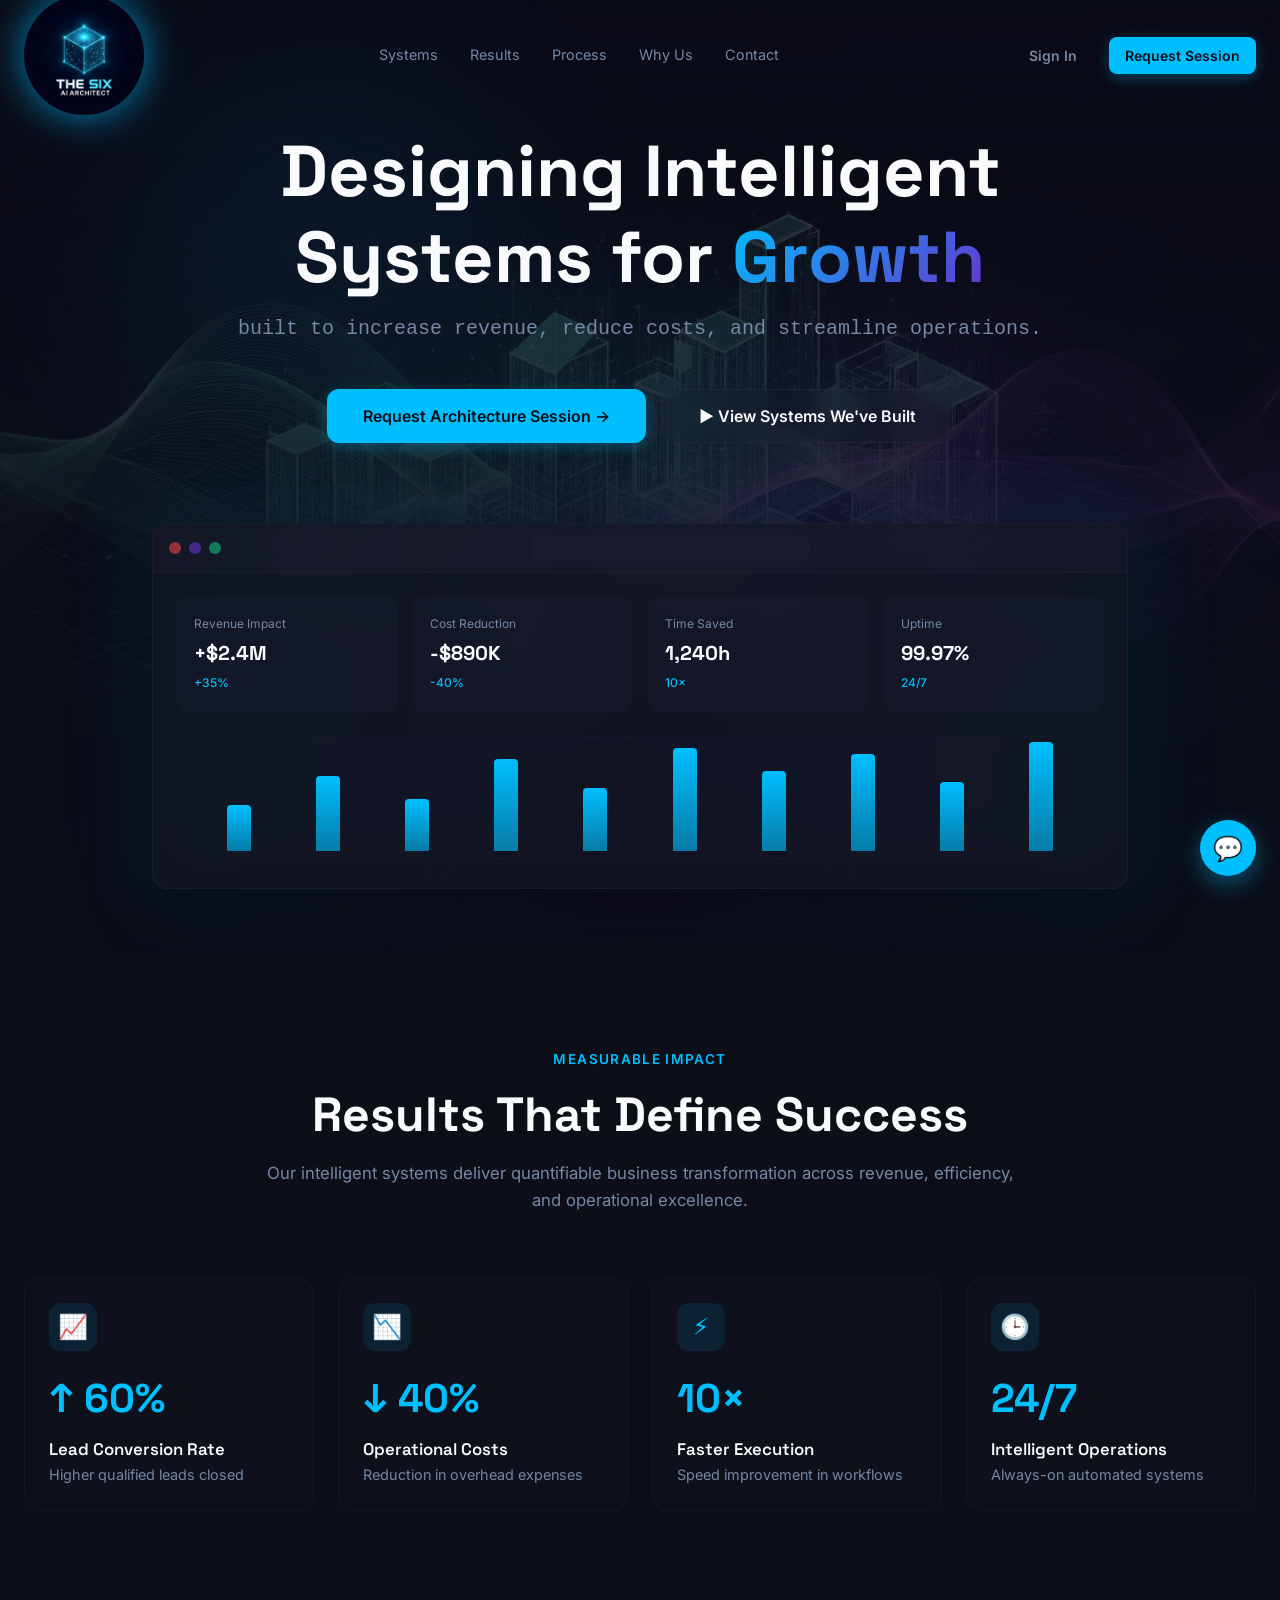
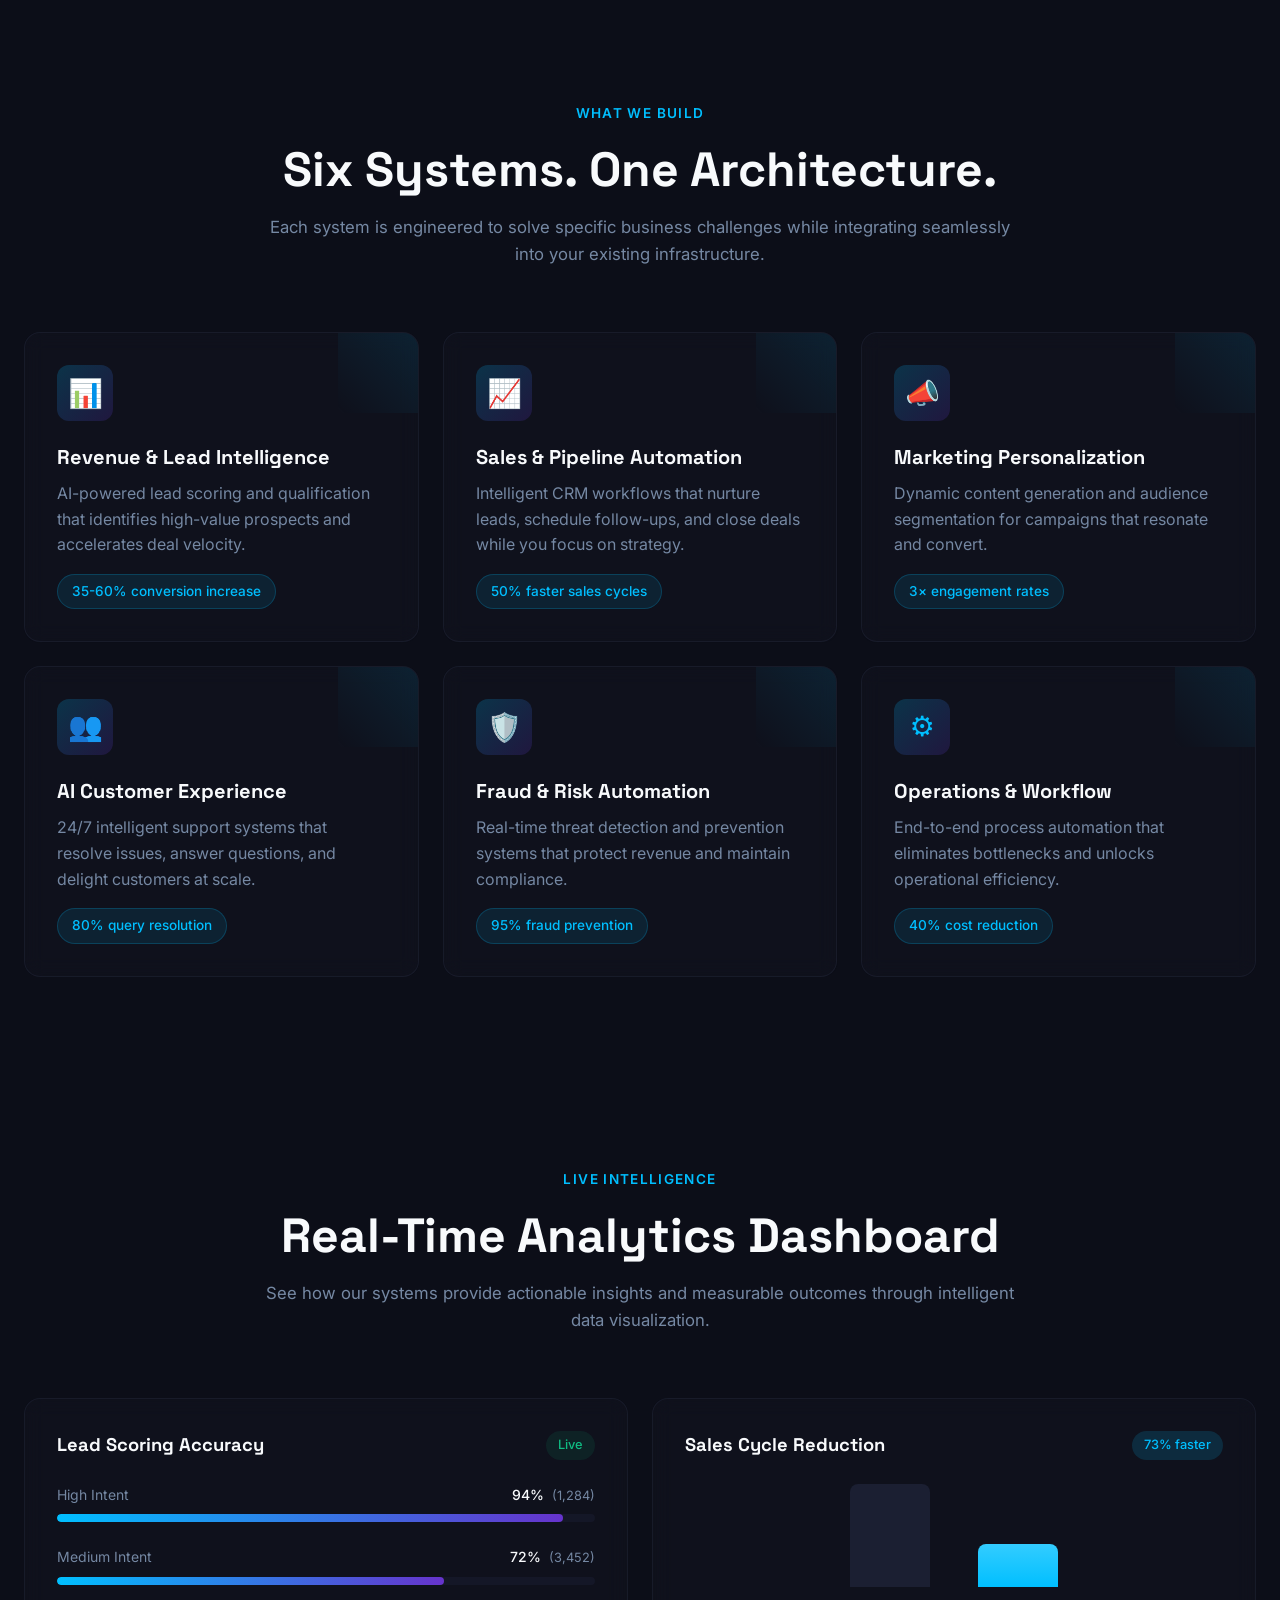
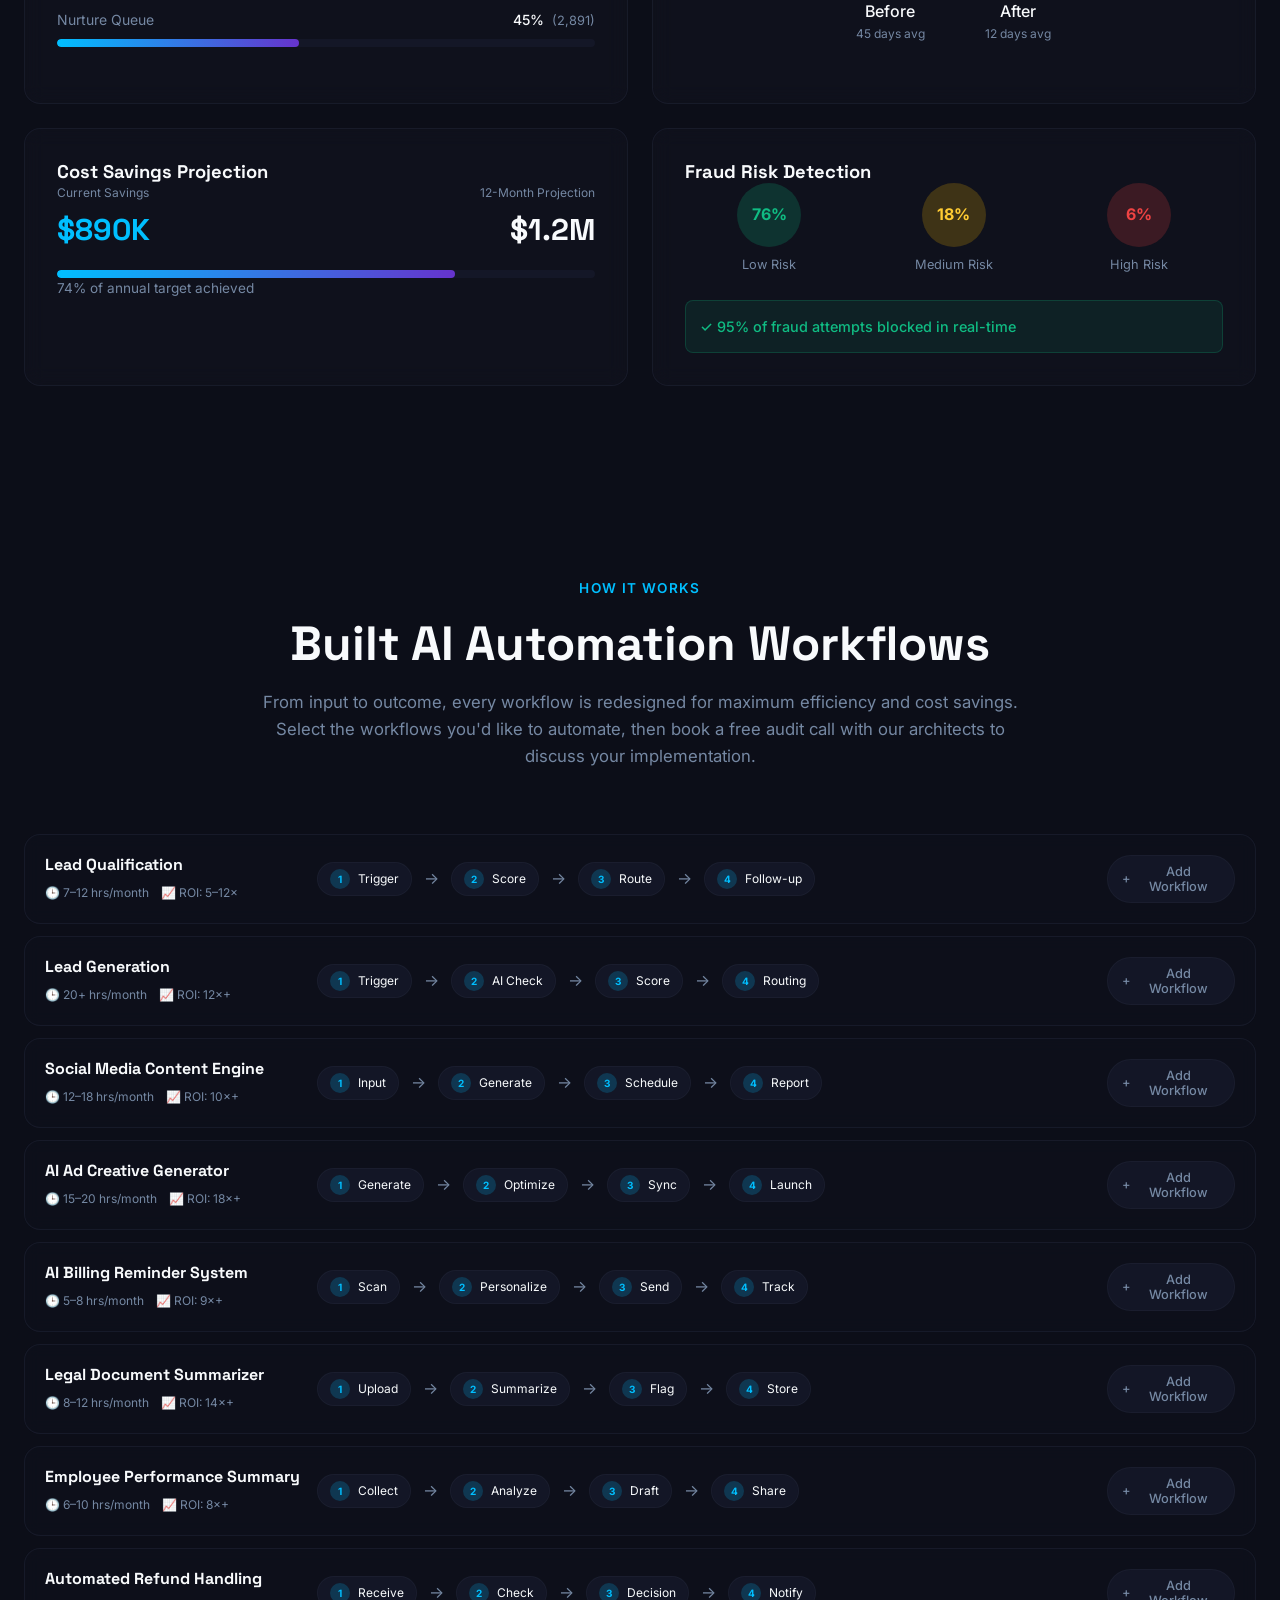
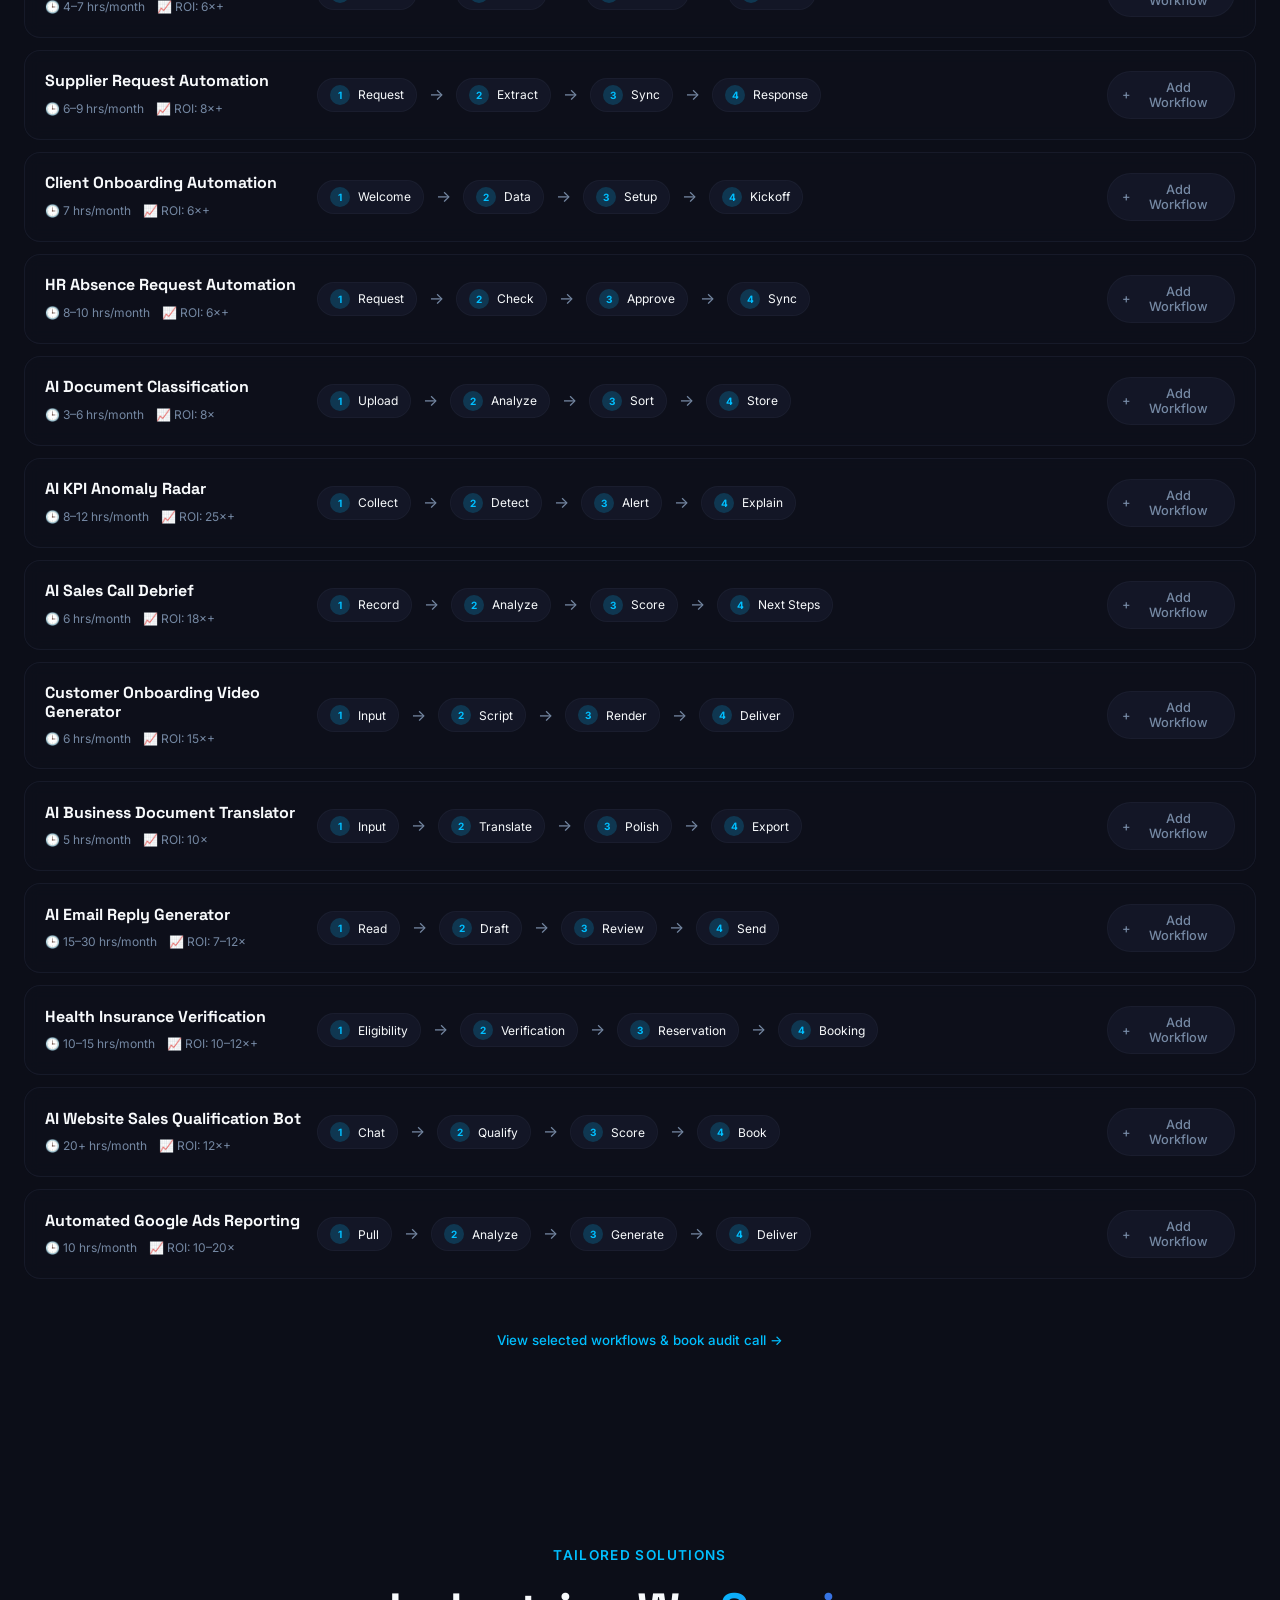
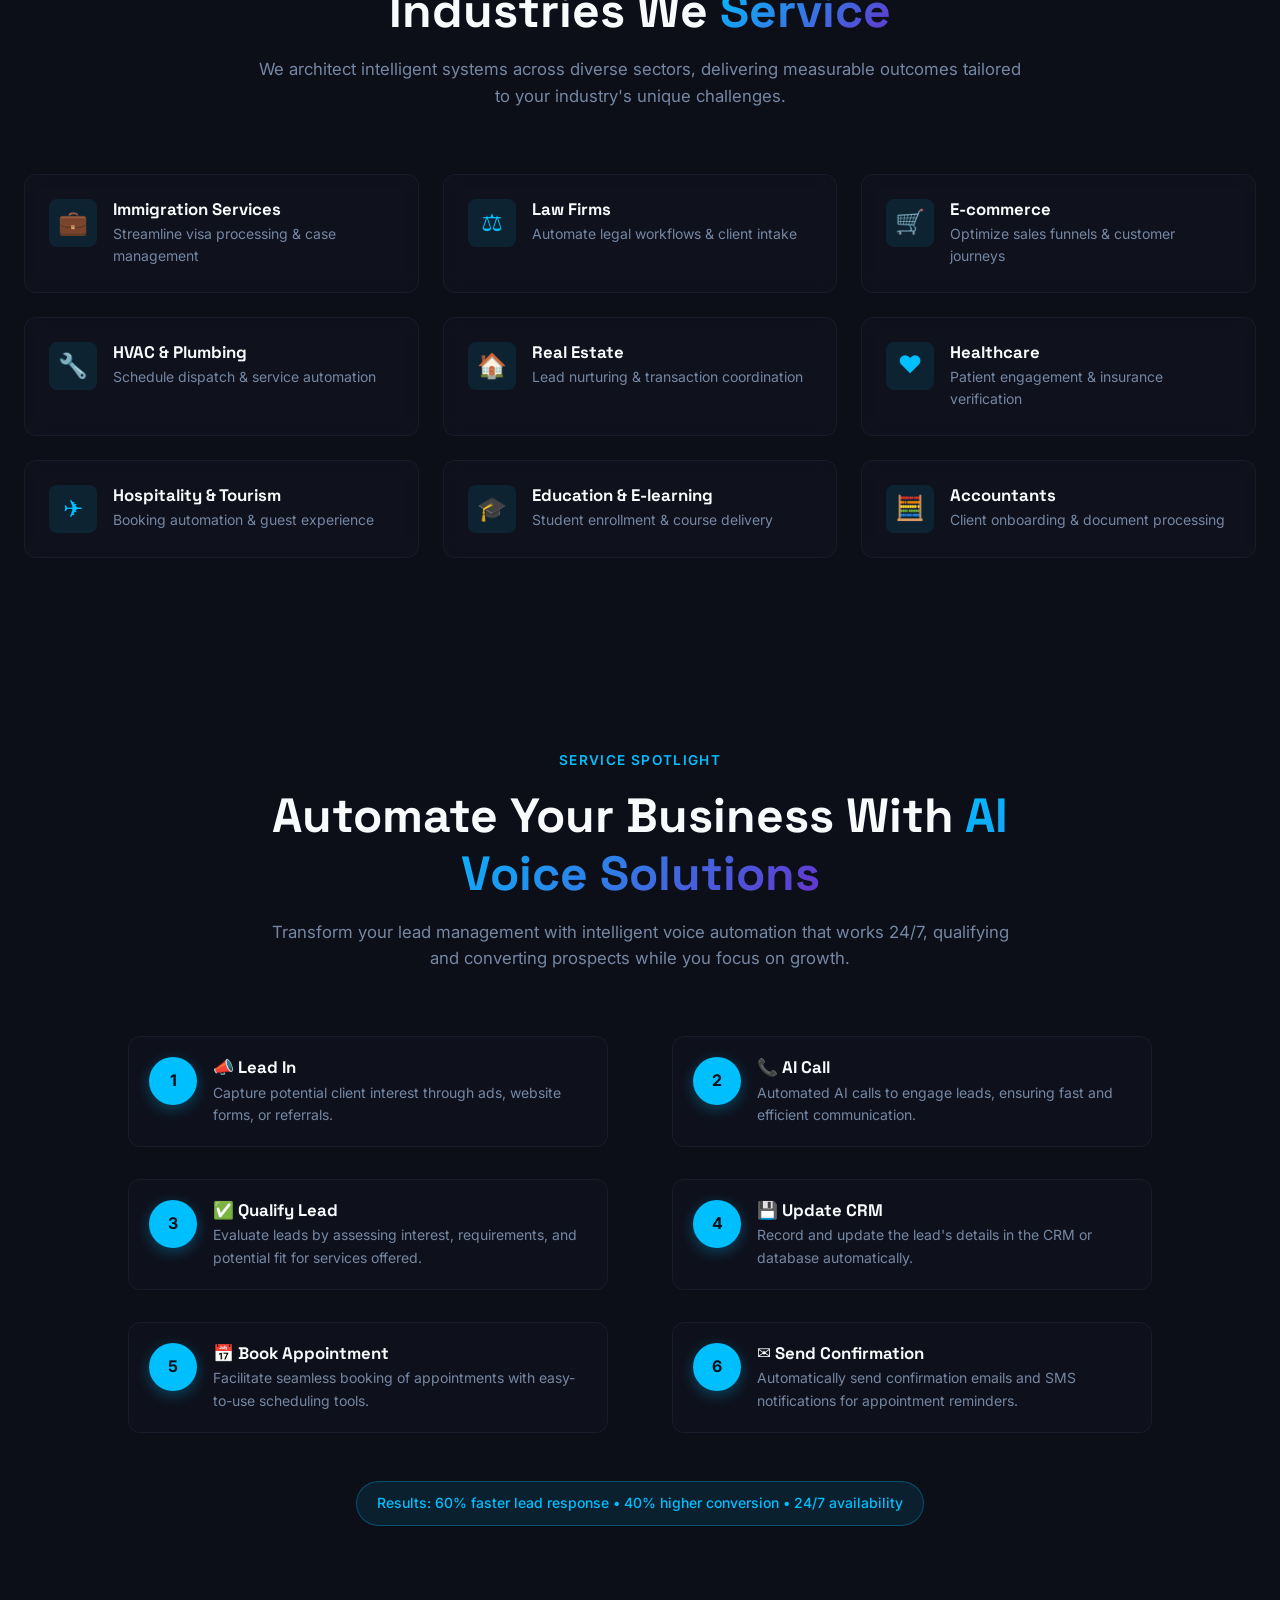
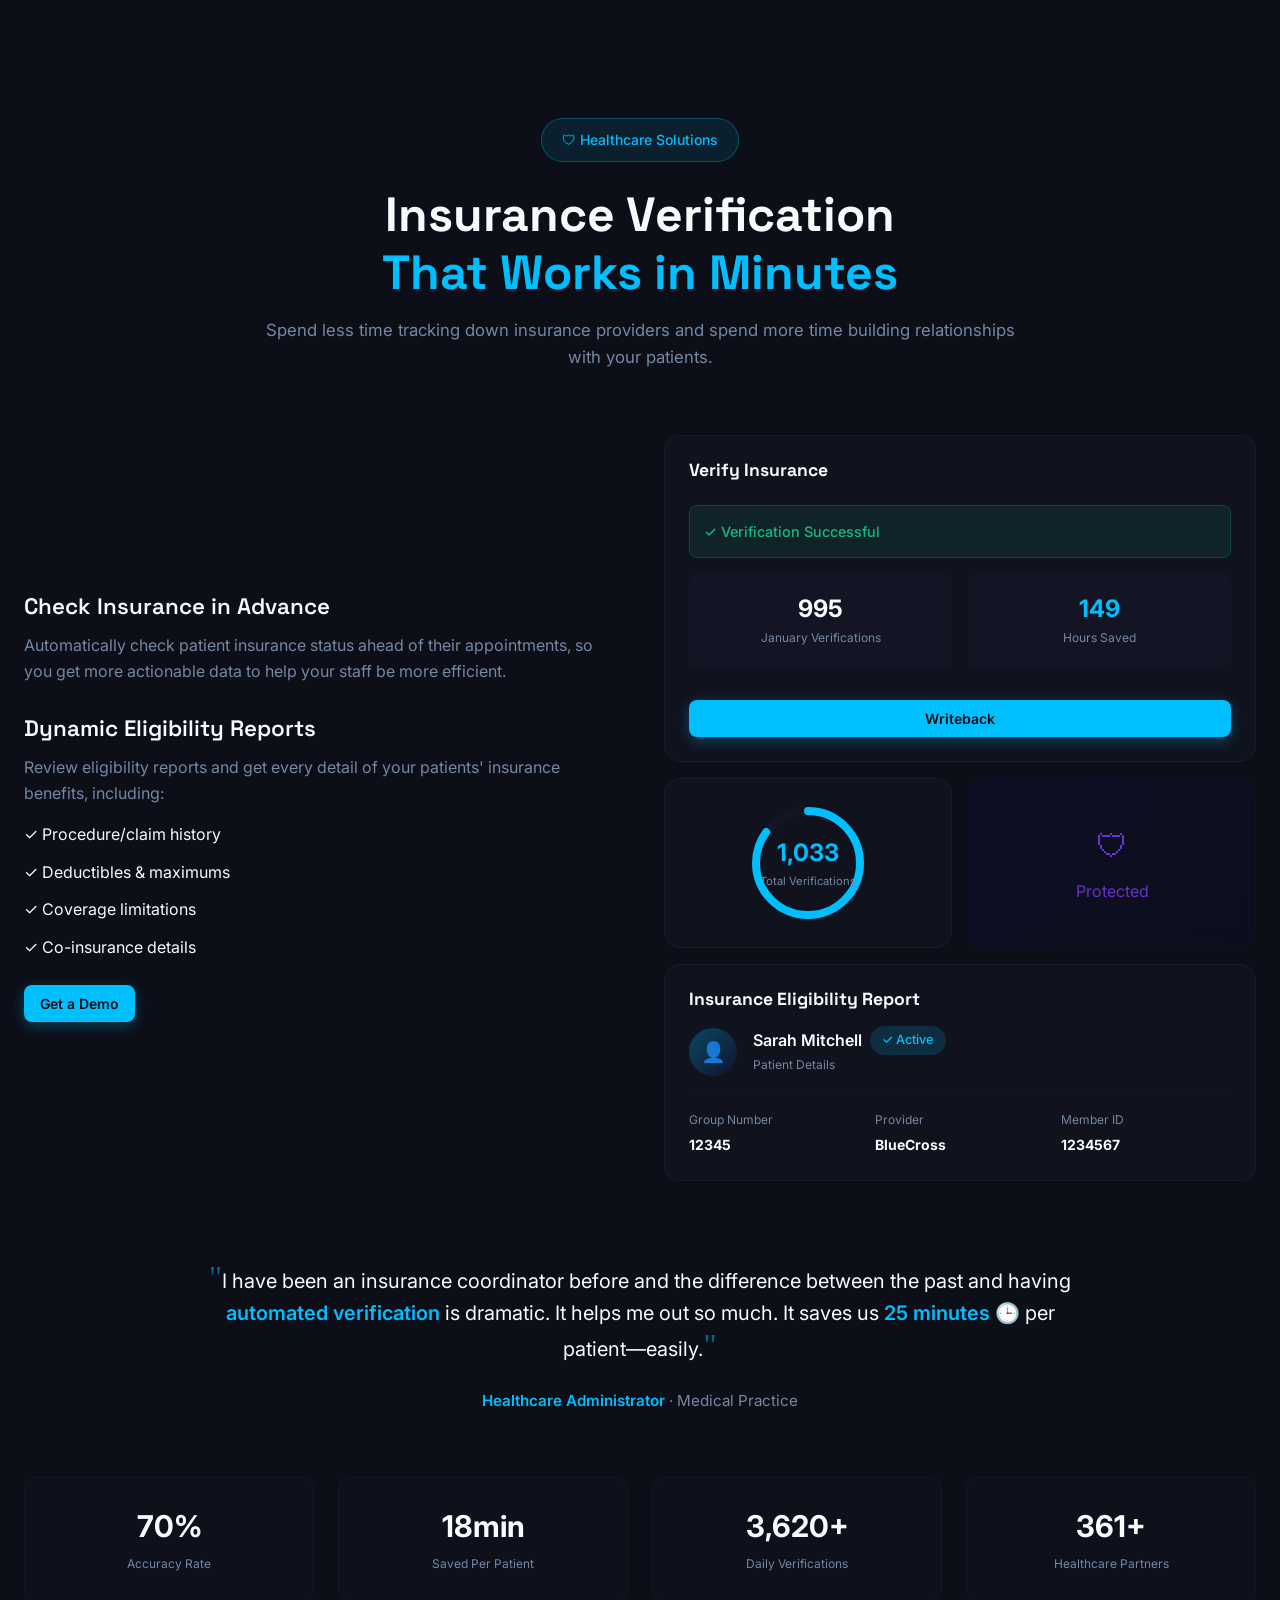
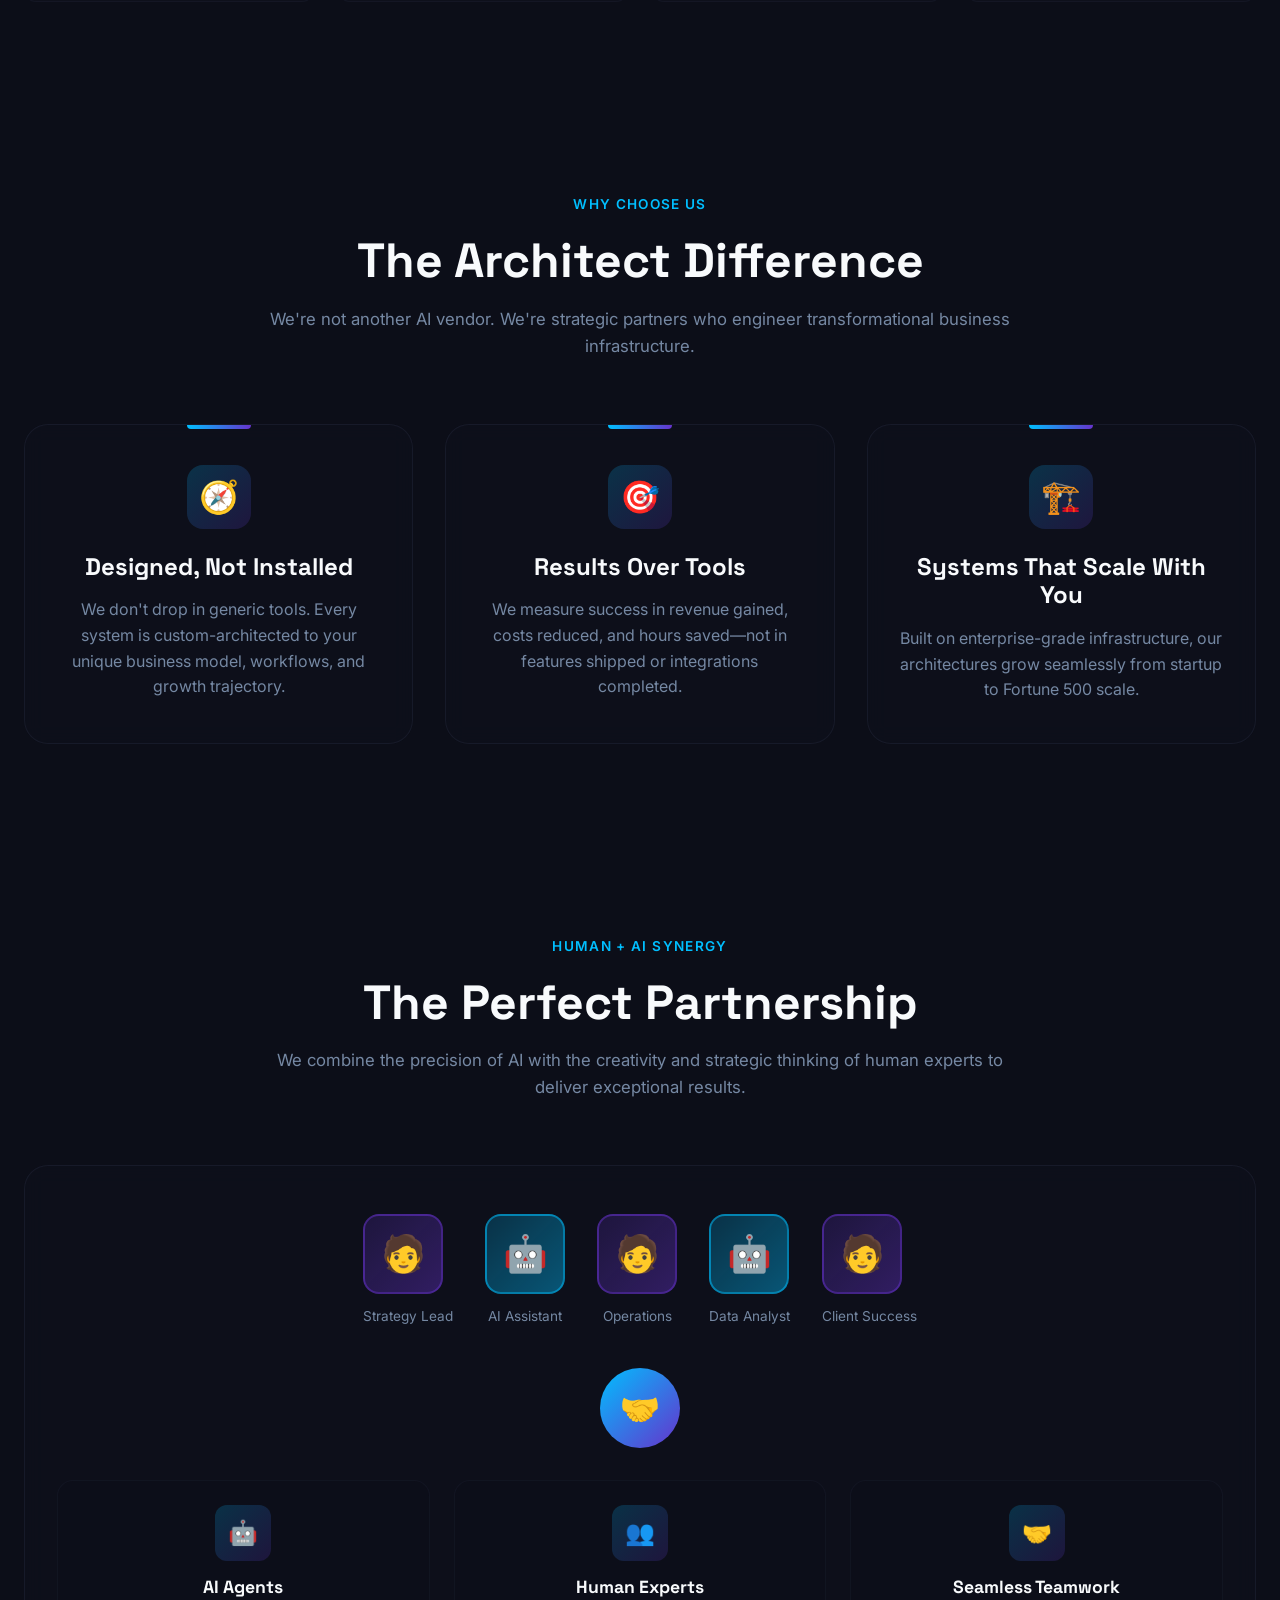
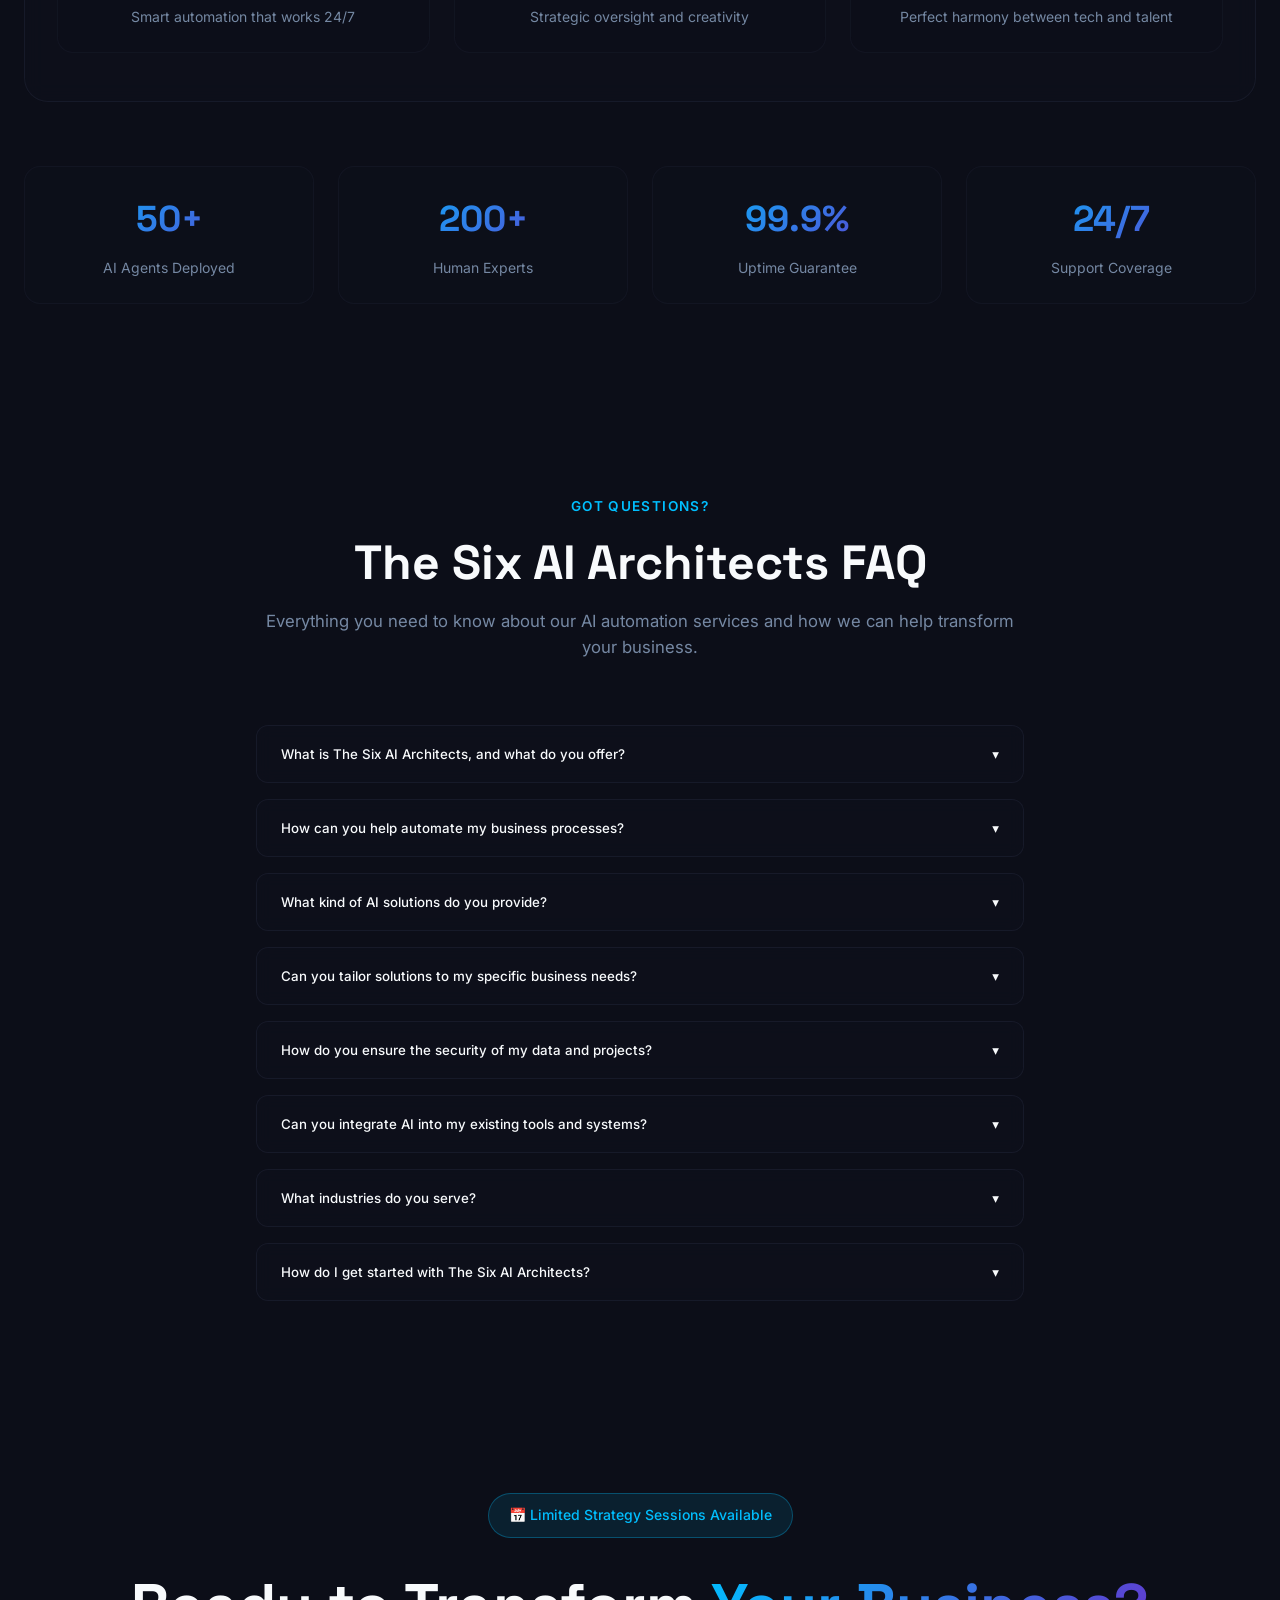
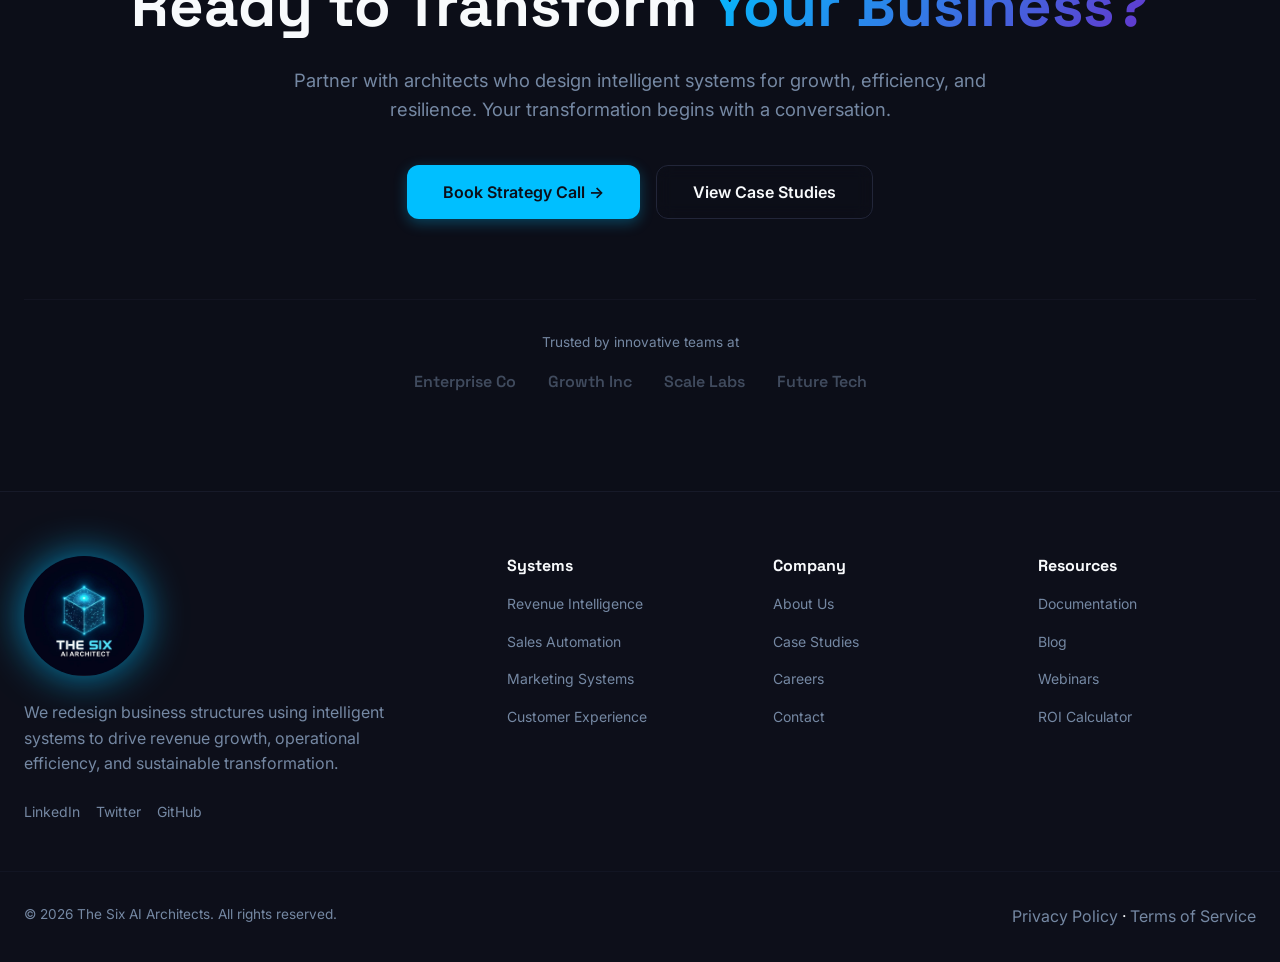
<file: index.html>
<!doctype html>
<html lang="en">
<head>
  <meta charset="UTF-8" />
  <meta name="viewport" content="width=device-width, initial-scale=1.0" />
  <title>The Six AI Architects — Designing Intelligent Systems for Growth</title>
  <meta name="description" content="We design custom AI automation systems that increase revenue, reduce costs, and streamline operations for enterprise teams." />
  <meta name="author" content="The Six AI Architects" />
  <meta property="og:title" content="The Six AI Architects" />
  <meta property="og:description" content="Designing Intelligent Systems for Growth." />
  <meta property="og:type" content="website" />
  <link rel="icon" href="assets/logo.jpg" />
  <link rel="preconnect" href="https://fonts.googleapis.com" />
  <link rel="preconnect" href="https://fonts.gstatic.com" crossorigin />
  <link href="https://fonts.googleapis.com/css2?family=Inter:wght@300;400;500;600;700&family=Space+Grotesk:wght@400;500;600;700&display=swap" rel="stylesheet" />
  <link rel="stylesheet" href="styles.css" />
</head>
<body>
  <!-- Floating Background Effects -->
  <div class="bg-effects" aria-hidden="true">
    <div class="grid-overlay"></div>
    <div class="orb orb-1"></div>
    <div class="orb orb-2"></div>
    <div class="orb orb-3"></div>
  </div>

  <!-- Navbar -->
  <header class="navbar" id="navbar">
    <div class="container nav-inner">
      <a href="#" class="brand">
        <img src="assets/logo.jpg" alt="The Six AI Architects" class="brand-logo" />
      </a>
      <nav class="nav-links">
        <a href="#systems">Systems</a>
        <a href="#results">Results</a>
        <a href="#process">Process</a>
        <a href="#why-us">Why Us</a>
        <a href="contact.html">Contact</a>
      </nav>
      <div class="nav-cta">
        <button class="btn btn-ghost">Sign In</button>
        <button class="btn btn-primary" data-scroll="#cta">Request Session</button>
      </div>
      <button class="nav-toggle" id="navToggle" aria-label="Menu">
        <svg viewBox="0 0 24 24" width="24" height="24" fill="none" stroke="currentColor" stroke-width="2"><line x1="3" y1="6" x2="21" y2="6"/><line x1="3" y1="12" x2="21" y2="12"/><line x1="3" y1="18" x2="21" y2="18"/></svg>
      </button>
    </div>
    <div class="mobile-menu" id="mobileMenu">
      <a href="#systems">Systems</a>
      <a href="#results">Results</a>
      <a href="#process">Process</a>
      <a href="#why-us">Why Us</a>
      <a href="contact.html">Contact</a>
      <button class="btn btn-primary" data-scroll="#cta">Request Session</button>
    </div>
  </header>

  <main>
    <!-- Hero -->
    <section class="hero">
      <div class="hero-bg" style="background-image:url('assets/hero-bg.jpg')"></div>
      <div class="hero-overlay"></div>
      <div class="container hero-content reveal">
        <h1 class="hero-headline">
          Designing Intelligent Systems for <span class="text-gradient">Growth</span>
          <span class="hero-sub">built to increase revenue, reduce costs, and streamline operations.</span>
        </h1>
        <div class="hero-ctas">
          <button class="btn btn-primary btn-xl" data-scroll="#cta">Request Architecture Session →</button>
          <button class="btn btn-outline btn-xl" data-scroll="#systems">▶ View Systems We've Built</button>
        </div>

        <div class="dashboard-preview reveal">
          <div class="dashboard-glow"></div>
          <div class="dashboard">
            <div class="dash-header">
              <span class="dot d-red"></span><span class="dot d-yellow"></span><span class="dot d-green"></span>
              <div class="dash-url"></div>
            </div>
            <div class="dash-body">
              <div class="dash-stats">
                <div class="dash-stat"><p class="ds-label">Revenue Impact</p><p class="ds-value">+$2.4M</p><span class="ds-trend">+35%</span></div>
                <div class="dash-stat"><p class="ds-label">Cost Reduction</p><p class="ds-value">-$890K</p><span class="ds-trend">-40%</span></div>
                <div class="dash-stat"><p class="ds-label">Time Saved</p><p class="ds-value">1,240h</p><span class="ds-trend">10×</span></div>
                <div class="dash-stat"><p class="ds-label">Uptime</p><p class="ds-value">99.97%</p><span class="ds-trend">24/7</span></div>
              </div>
              <div class="dash-chart" id="dashChart"></div>
            </div>
          </div>
        </div>
      </div>
    </section>

    <!-- Outcomes -->
    <section class="section" id="results">
      <div class="container">
        <div class="section-head reveal">
          <span class="eyebrow">Measurable Impact</span>
          <h2>Results That Define Success</h2>
          <p>Our intelligent systems deliver quantifiable business transformation across revenue, efficiency, and operational excellence.</p>
        </div>
        <div class="outcomes-grid" id="outcomesGrid"></div>
      </div>
    </section>

    <!-- Systems -->
    <section class="section" id="systems">
      <div class="container">
        <div class="section-head reveal">
          <span class="eyebrow">What We Build</span>
          <h2>Six Systems. One Architecture.</h2>
          <p>Each system is engineered to solve specific business challenges while integrating seamlessly into your existing infrastructure.</p>
        </div>
        <div class="systems-grid" id="systemsGrid"></div>
      </div>
    </section>

    <!-- Analytics -->
    <section class="section">
      <div class="container">
        <div class="section-head reveal">
          <span class="eyebrow">Live Intelligence</span>
          <h2>Real-Time Analytics Dashboard</h2>
          <p>See how our systems provide actionable insights and measurable outcomes through intelligent data visualization.</p>
        </div>
        <div class="analytics-grid">
          <div class="panel reveal">
            <div class="panel-head"><h3>Lead Scoring Accuracy</h3><span class="badge badge-success">Live</span></div>
            <div id="leadScoring" class="bar-list"></div>
          </div>
          <div class="panel reveal">
            <div class="panel-head"><h3>Sales Cycle Reduction</h3><span class="badge badge-primary">73% faster</span></div>
            <div class="cycle-chart">
              <div class="cycle-col"><div class="cycle-bar before" data-h="100"></div><p>Before</p><span>45 days avg</span></div>
              <div class="cycle-col"><div class="cycle-bar after" data-h="27"></div><p>After</p><span>12 days avg</span></div>
            </div>
          </div>
          <div class="panel reveal">
            <h3>Cost Savings Projection</h3>
            <div class="cost-row">
              <div><p class="ds-label">Current Savings</p><p class="cost-value primary">$890K</p></div>
              <div style="text-align:right"><p class="ds-label">12-Month Projection</p><p class="cost-value">$1.2M</p></div>
            </div>
            <div class="progress-track"><div class="progress-fill" data-w="74"></div></div>
            <p class="muted small">74% of annual target achieved</p>
          </div>
          <div class="panel reveal">
            <h3>Fraud Risk Detection</h3>
            <div class="risk-grid">
              <div class="risk"><div class="risk-circle risk-low">76%</div><p>Low Risk</p></div>
              <div class="risk"><div class="risk-circle risk-med">18%</div><p>Medium Risk</p></div>
              <div class="risk"><div class="risk-circle risk-high">6%</div><p>High Risk</p></div>
            </div>
            <div class="success-banner">✓ 95% of fraud attempts blocked in real-time</div>
          </div>
        </div>
      </div>
    </section>

    <!-- Workflows -->
    <section class="section" id="process">
      <div class="container">
        <div class="section-head reveal">
          <span class="eyebrow">How It Works</span>
          <h2>Built AI Automation Workflows</h2>
          <p>From input to outcome, every workflow is redesigned for maximum efficiency and cost savings.</p>
          <p class="muted small">Select the workflows you'd like to automate, then book a free audit call with our architects to discuss your implementation.</p>
        </div>
        <div id="workflowsList" class="workflows-list"></div>
        <div class="text-center mt-12">
          <button class="link-btn" id="viewCartLink">View selected workflows & book audit call →</button>
        </div>
      </div>
    </section>

    <!-- Industries -->
    <section class="section" id="industries">
      <div class="container">
        <div class="section-head reveal">
          <span class="eyebrow">Tailored Solutions</span>
          <h2>Industries We <span class="text-gradient">Service</span></h2>
          <p>We architect intelligent systems across diverse sectors, delivering measurable outcomes tailored to your industry's unique challenges.</p>
        </div>
        <div class="industries-grid" id="industriesGrid"></div>
      </div>
    </section>

    <!-- AI Voice -->
    <section class="section" id="ai-voice">
      <div class="container">
        <div class="section-head reveal">
          <span class="eyebrow">Service Spotlight</span>
          <h2>Automate Your Business With <span class="text-gradient">AI Voice Solutions</span></h2>
          <p>Transform your lead management with intelligent voice automation that works 24/7, qualifying and converting prospects while you focus on growth.</p>
        </div>
        <div class="voice-steps" id="voiceSteps"></div>
        <div class="text-center mt-12">
          <div class="pill-info">Results: 60% faster lead response • 40% higher conversion • 24/7 availability</div>
        </div>
      </div>
    </section>

    <!-- Insurance Verification -->
    <section class="section">
      <div class="container">
        <div class="section-head reveal">
          <div class="pill-info" style="margin-bottom:1.5rem">🛡 Healthcare Solutions</div>
          <h2>Insurance Verification<br><span class="text-primary">That Works in Minutes</span></h2>
          <p>Spend less time tracking down insurance providers and spend more time building relationships with your patients.</p>
        </div>
        <div class="insurance-grid">
          <div class="reveal">
            <h3 class="ins-title">Check Insurance in Advance</h3>
            <p class="muted">Automatically check patient insurance status ahead of their appointments, so you get more actionable data to help your staff be more efficient.</p>
            <h3 class="ins-title" style="margin-top:2rem">Dynamic Eligibility Reports</h3>
            <p class="muted">Review eligibility reports and get every detail of your patients' insurance benefits, including:</p>
            <ul class="check-list">
              <li>✓ Procedure/claim history</li>
              <li>✓ Deductibles & maximums</li>
              <li>✓ Coverage limitations</li>
              <li>✓ Co-insurance details</li>
            </ul>
            <button class="btn btn-primary" style="margin-top:1.5rem">Get a Demo</button>
          </div>
          <div class="reveal ins-cards">
            <div class="ins-card">
              <h4>Verify Insurance</h4>
              <div class="success-banner" style="margin-bottom:1rem">✓ Verification Successful</div>
              <div class="ins-stats">
                <div><div class="ins-stat-val" data-counter="1201">0</div><div class="ds-label">January Verifications</div></div>
                <div><div class="ins-stat-val primary" data-counter="180">0</div><div class="ds-label">Hours Saved</div></div>
              </div>
              <button class="btn btn-primary" style="width:100%;margin-top:1rem">Writeback</button>
            </div>
            <div class="ins-side">
              <div class="ins-card center">
                <div class="ring"><svg width="120" height="120"><circle cx="60" cy="60" r="52" stroke="hsl(var(--muted))" stroke-width="8" fill="none" opacity=".3"/><circle id="ringFill" cx="60" cy="60" r="52" stroke="hsl(var(--primary))" stroke-width="8" fill="none" stroke-linecap="round" stroke-dasharray="326.7" stroke-dashoffset="326.7" transform="rotate(-90 60 60)"/></svg><div class="ring-text"><strong data-counter="1247">0</strong><span>Total Verifications</span></div></div>
              </div>
              <div class="ins-card center protected"><div class="prot-icon">🛡</div><span>Protected</span></div>
            </div>
            <div class="ins-card">
              <h4>Insurance Eligibility Report</h4>
              <div class="patient-row">
                <div class="avatar">👤</div>
                <div class="patient-info"><div class="patient-name">Sarah Mitchell <span class="badge badge-primary">✓ Active</span></div><div class="ds-label">Patient Details</div></div>
              </div>
              <div class="plan-grid">
                <div><div class="ds-label">Group Number</div><strong>12345</strong></div>
                <div><div class="ds-label">Provider</div><strong>BlueCross</strong></div>
                <div><div class="ds-label">Member ID</div><strong>1234567</strong></div>
              </div>
            </div>
          </div>
        </div>
        <blockquote class="testimonial reveal">
          <span class="quote-mark">"</span>I have been an insurance coordinator before and the difference between the past and having <strong>automated verification</strong> is dramatic. It helps me out so much. It saves us <strong>25 minutes</strong> 🕒 per patient—easily.<span class="quote-mark">"</span>
          <footer><strong>Healthcare Administrator</strong> · Medical Practice</footer>
        </blockquote>
        <div class="bottom-stats">
          <div class="stat-card"><div class="stat-val" data-counter="98" data-suffix="%">0</div><div class="ds-label">Accuracy Rate</div></div>
          <div class="stat-card"><div class="stat-val" data-counter="25" data-suffix="min">0</div><div class="ds-label">Saved Per Patient</div></div>
          <div class="stat-card"><div class="stat-val" data-counter="5000" data-suffix="+">0</div><div class="ds-label">Daily Verifications</div></div>
          <div class="stat-card"><div class="stat-val" data-counter="500" data-suffix="+">0</div><div class="ds-label">Healthcare Partners</div></div>
        </div>
      </div>
    </section>

    <!-- Why Us -->
    <section class="section" id="why-us">
      <div class="container">
        <div class="section-head reveal">
          <span class="eyebrow">Why Choose Us</span>
          <h2>The Architect Difference</h2>
          <p>We're not another AI vendor. We're strategic partners who engineer transformational business infrastructure.</p>
        </div>
        <div class="pillars-grid" id="pillarsGrid"></div>
      </div>
    </section>

    <!-- Team Collaboration -->
    <section class="section">
      <div class="container">
        <div class="section-head reveal">
          <span class="eyebrow">Human + AI Synergy</span>
          <h2>The Perfect Partnership</h2>
          <p>We combine the precision of AI with the creativity and strategic thinking of human experts to deliver exceptional results.</p>
        </div>
        <div class="team-stage reveal">
          <div class="team-row" id="teamRow"></div>
          <div class="team-center">🤝</div>
          <div class="team-features">
            <div class="feature-card"><div class="feature-icon">🤖</div><h3>AI Agents</h3><p>Smart automation that works 24/7</p></div>
            <div class="feature-card"><div class="feature-icon">👥</div><h3>Human Experts</h3><p>Strategic oversight and creativity</p></div>
            <div class="feature-card"><div class="feature-icon">🤝</div><h3>Seamless Teamwork</h3><p>Perfect harmony between tech and talent</p></div>
          </div>
        </div>
        <div class="team-stats">
          <div class="t-stat"><div class="t-val text-gradient">50+</div><p>AI Agents Deployed</p></div>
          <div class="t-stat"><div class="t-val text-gradient">200+</div><p>Human Experts</p></div>
          <div class="t-stat"><div class="t-val text-gradient">99.9%</div><p>Uptime Guarantee</p></div>
          <div class="t-stat"><div class="t-val text-gradient">24/7</div><p>Support Coverage</p></div>
        </div>
      </div>
    </section>

    <!-- FAQ -->
    <section class="section" id="faq">
      <div class="container">
        <div class="section-head reveal">
          <span class="eyebrow">Got Questions?</span>
          <h2>The Six AI Architects FAQ</h2>
          <p>Everything you need to know about our AI automation services and how we can help transform your business.</p>
        </div>
        <div class="faq-list" id="faqList"></div>
      </div>
    </section>

    <!-- CTA -->
    <section class="section cta-section" id="cta">
      <div class="container reveal text-center">
        <div class="pill-info" style="margin-bottom:2rem">📅 Limited Strategy Sessions Available</div>
        <h2 class="big-headline">Ready to Transform <span class="text-gradient">Your Business?</span></h2>
        <p class="lead">Partner with architects who design intelligent systems for growth, efficiency, and resilience. Your transformation begins with a conversation.</p>
        <div class="hero-ctas" style="justify-content:center">
          <button class="btn btn-primary btn-xl">Book Strategy Call →</button>
          <button class="btn btn-outline btn-xl">View Case Studies</button>
        </div>
        <div class="trust">
          <p class="muted small">Trusted by innovative teams at</p>
          <div class="trust-logos"><span>Enterprise Co</span><span>Growth Inc</span><span>Scale Labs</span><span>Future Tech</span></div>
        </div>
      </div>
    </section>
  </main>

  <!-- Footer -->
  <footer class="site-footer">
    <div class="container footer-grid">
      <div class="footer-brand">
        <img src="assets/logo.jpg" alt="The Six AI" class="footer-logo" style="border-radius:50%" />
        <p class="muted">We redesign business structures using intelligent systems to drive revenue growth, operational efficiency, and sustainable transformation.</p>
        <div class="socials"><a href="#">LinkedIn</a><a href="#">Twitter</a><a href="#">GitHub</a></div>
      </div>
      <div><h4>Systems</h4><ul><li><a href="#">Revenue Intelligence</a></li><li><a href="#">Sales Automation</a></li><li><a href="#">Marketing Systems</a></li><li><a href="#">Customer Experience</a></li></ul></div>
      <div><h4>Company</h4><ul><li><a href="#">About Us</a></li><li><a href="#">Case Studies</a></li><li><a href="#">Careers</a></li><li><a href="#">Contact</a></li></ul></div>
      <div><h4>Resources</h4><ul><li><a href="#">Documentation</a></li><li><a href="#">Blog</a></li><li><a href="#">Webinars</a></li><li><a href="#">ROI Calculator</a></li></ul></div>
    </div>
    <div class="container footer-bottom">
      <p class="muted small">© <span id="year"></span> The Six AI Architects. All rights reserved.</p>
      <div><a href="#" class="muted">Privacy Policy</a> · <a href="#" class="muted">Terms of Service</a></div>
    </div>
  </footer>

  <!-- Scroll to top -->
  <button class="scroll-top" id="scrollTop" aria-label="Scroll to top">↑</button>

  <!-- Chat widget -->
  <button class="chat-fab" id="chatFab" aria-label="Open chat">💬</button>
  <div class="chat-window" id="chatWindow">
    <div class="chat-header">
      <div><strong>The Six AI Architects</strong><div class="ds-label">Usually replies instantly</div></div>
      <button id="chatClose" aria-label="Close">✕</button>
    </div>
    <div class="chat-messages" id="chatMessages"></div>
    <form class="chat-input" id="chatForm">
      <input type="text" id="chatInput" placeholder="Type your message..." />
      <button type="submit">→</button>
    </form>
  </div>

  <!-- Workflow Cart Drawer -->
  <div class="cart-overlay" id="cartOverlay"></div>
  <aside class="cart-drawer" id="cartDrawer" aria-label="Workflow cart">
    <div class="cart-header">
      <h3>Your Workflow Cart</h3>
      <button id="cartClose" aria-label="Close">✕</button>
    </div>
    <div class="cart-body" id="cartBody"></div>
    <div class="cart-footer">
      <p class="muted small">Ready to discuss implementation? Book a free audit call with our architects.</p>
      <button class="btn btn-primary" style="width:100%">Book Audit Call →</button>
    </div>
  </aside>

  <!-- Floating cart button -->
  <button class="cart-fab" id="cartFab" aria-label="Open cart">
    🛒 <span id="cartCount" class="cart-count">0</span>
  </button>

  <script src="script.js"></script>
</body>
</html>
</file>
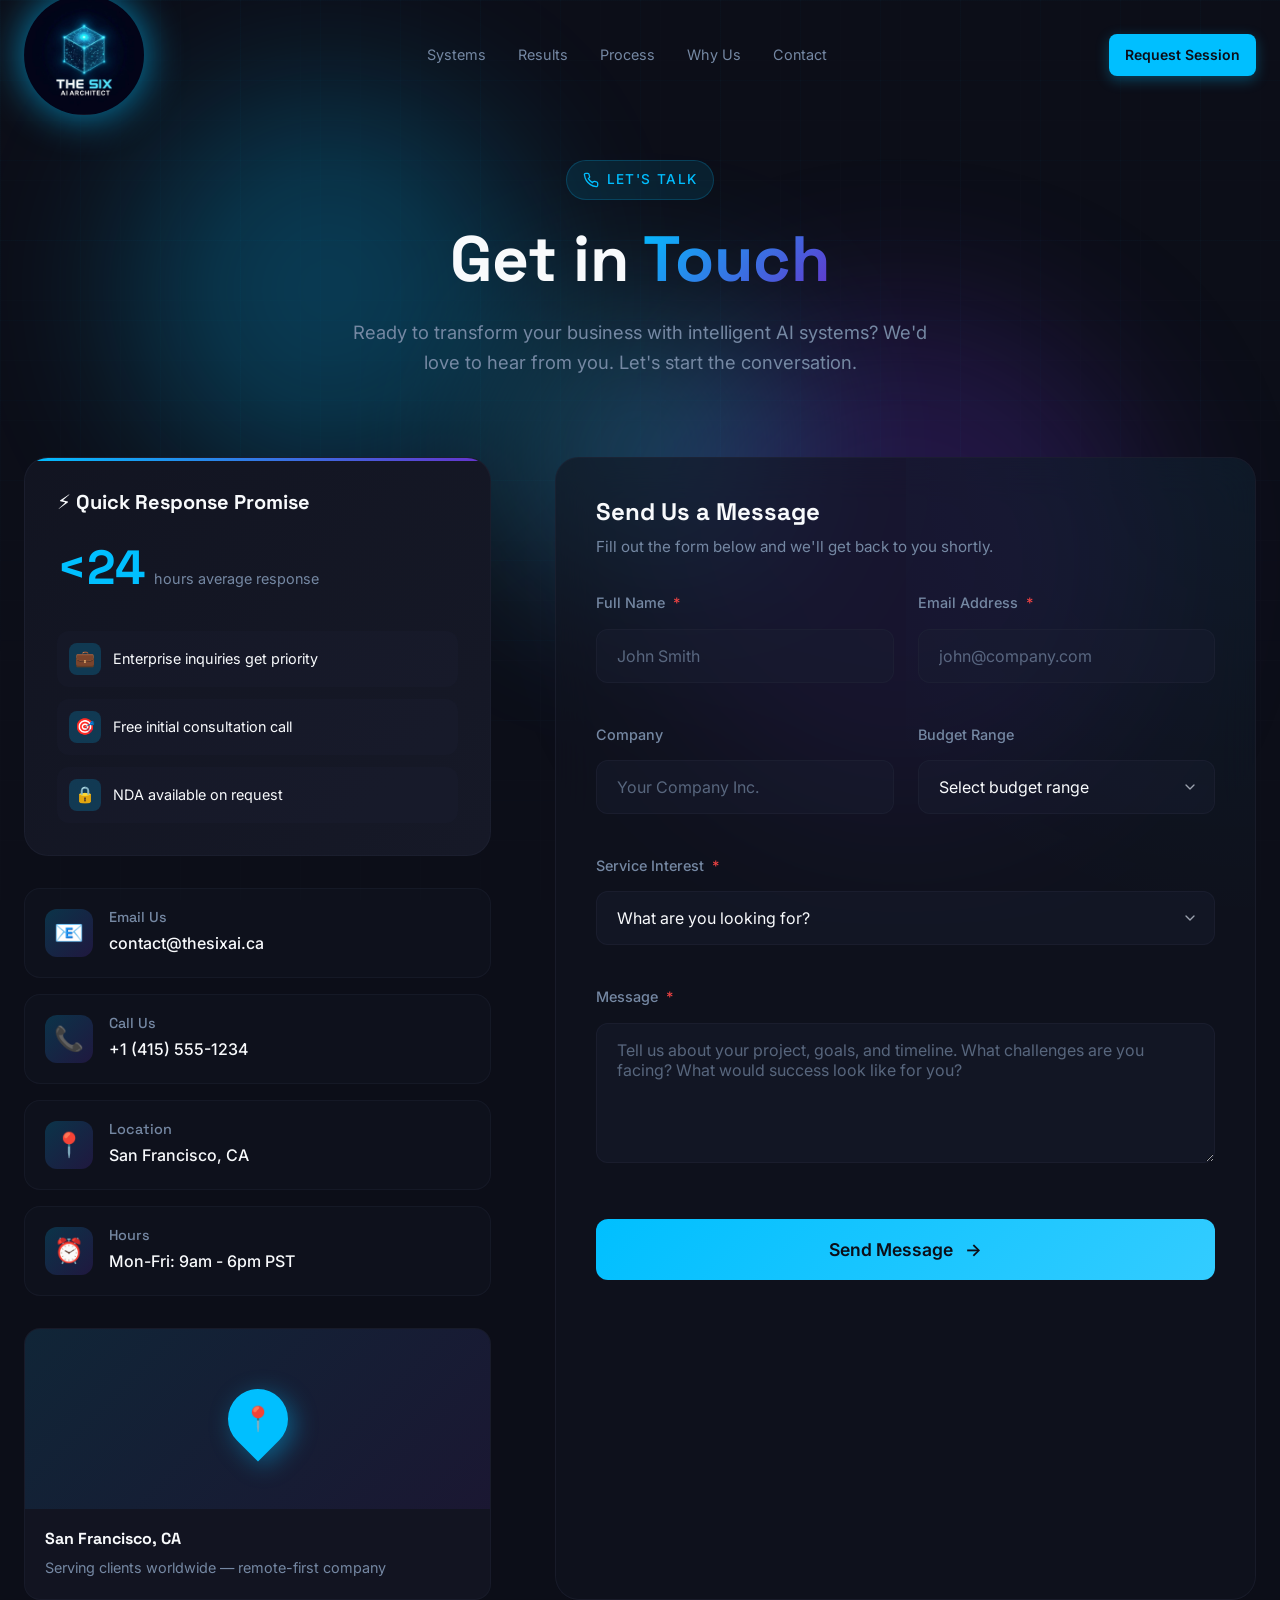
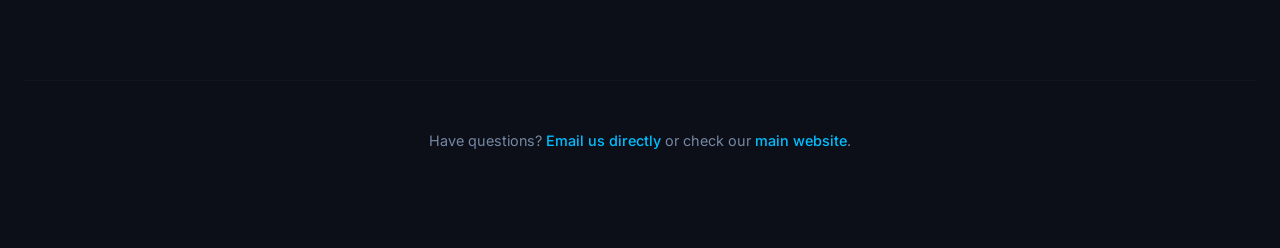
<file: contact.html>
<!DOCTYPE html>
<html lang="en">
<head>
  <meta charset="UTF-8" />
  <meta name="viewport" content="width=device-width, initial-scale=1.0" />
  <title>Contact Us — The Six AI</title>
  <meta name="description" content="Get in touch with The Six AI. Ready to transform your business? Contact us today." />
  <link rel="icon" href="assets/logo.jpg" />
  <link rel="preconnect" href="https://fonts.googleapis.com" />
  <link rel="preconnect" href="https://fonts.gstatic.com" crossorigin />
  <link href="https://fonts.googleapis.com/css2?family=Inter:wght@300;400;500;600;700&family=Space+Grotesk:wght@400;500;600;700&display=swap" rel="stylesheet" />
  <link rel="stylesheet" href="styles.css" />
  <style>
    /* Contact Page Specific Styles */
    .contact-page {
      padding: 10rem 0 6rem;
      min-height: 100vh;
      position: relative;
    }
    
    /* Animated Grid Background */
    .contact-grid-bg {
      position: absolute;
      inset: 0;
      opacity: 0.4;
      background-image: 
        linear-gradient(hsl(var(--primary)/.05) 1px, transparent 1px),
        linear-gradient(90deg, hsl(var(--primary)/.05) 1px, transparent 1px);
      background-size: 80px 80px;
      mask-image: radial-gradient(ellipse 80% 50% at 50% 0%, black 70%, transparent 100%);
      pointer-events: none;
    }
    
    /* Hero Section */
    .contact-hero {
      text-align: center;
      margin-bottom: 5rem;
      position: relative;
    }
    
    .contact-hero .eyebrow {
      display: inline-flex;
      align-items: center;
      gap: 0.5rem;
      padding: 0.5rem 1rem;
      background: hsl(var(--primary)/.1);
      border: 1px solid hsl(var(--primary)/.2);
      border-radius: 9999px;
      font-size: 0.85rem;
      font-weight: 500;
      color: hsl(var(--primary));
      margin-bottom: 1.5rem;
    }
    
    .contact-hero h1 {
      font-size: clamp(2.5rem, 5vw, 4rem);
      margin-bottom: 1.5rem;
      line-height: 1.1;
    }
    
    .contact-hero p {
      font-size: 1.15rem;
      color: hsl(var(--muted-foreground));
      max-width: 600px;
      margin: 0 auto;
    }
    
    /* Main Contact Layout */
    .contact-main {
      display: grid;
      grid-template-columns: 1fr;
      gap: 3rem;
      position: relative;
    }
    
    @media (min-width: 1024px) {
      .contact-main {
        grid-template-columns: 1fr 1.5fr;
        gap: 4rem;
      }
    }
    
    /* Left Column - Info */
    .contact-info-column {
      display: flex;
      flex-direction: column;
      gap: 2rem;
    }
    
    /* Quick Response Card */
    .quick-response {
      background: linear-gradient(135deg, hsl(var(--card)) 0%, hsl(var(--card-elevated)) 100%);
      border: 1px solid hsl(var(--border)/.5);
      border-radius: 1.5rem;
      padding: 2rem;
      position: relative;
      overflow: hidden;
    }
    
    .quick-response::before {
      content: '';
      position: absolute;
      top: 0;
      left: 0;
      right: 0;
      height: 3px;
      background: linear-gradient(90deg, hsl(var(--primary)), hsl(var(--accent)));
    }
    
    .quick-response h3 {
      font-size: 1.25rem;
      margin-bottom: 1rem;
      display: flex;
      align-items: center;
      gap: 0.5rem;
    }
    
    .response-time {
      display: flex;
      align-items: baseline;
      gap: 0.5rem;
      margin-bottom: 1rem;
    }
    
    .response-time .big {
      font-family: 'Space Grotesk', sans-serif;
      font-size: 3rem;
      font-weight: 700;
      color: hsl(var(--primary));
    }
    
    .response-time .label {
      color: hsl(var(--muted-foreground));
      font-size: 0.9rem;
    }
    
    .response-list {
      display: flex;
      flex-direction: column;
      gap: 0.75rem;
      margin-top: 1.5rem;
    }
    
    .response-item {
      display: flex;
      align-items: center;
      gap: 0.75rem;
      padding: 0.75rem;
      background: hsl(var(--muted)/.3);
      border-radius: 0.75rem;
      font-size: 0.9rem;
    }
    
    .response-item .icon {
      width: 32px;
      height: 32px;
      border-radius: 0.5rem;
      background: hsl(var(--primary)/.2);
      color: hsl(var(--primary));
      display: flex;
      align-items: center;
      justify-content: center;
      font-size: 1rem;
    }
    
    /* Contact Cards */
    .contact-cards {
      display: flex;
      flex-direction: column;
      gap: 1rem;
    }
    
    .contact-card {
      display: flex;
      align-items: center;
      gap: 1rem;
      padding: 1.25rem;
      background: hsl(var(--card)/.6);
      border: 1px solid hsl(var(--border)/.4);
      border-radius: 1rem;
      transition: all 0.3s ease;
    }
    
    .contact-card:hover {
      transform: translateX(8px);
      border-color: hsl(var(--primary)/.4);
      box-shadow: 0 8px 24px hsl(var(--primary)/.1);
    }
    
    .contact-card .icon {
      width: 48px;
      height: 48px;
      border-radius: 0.75rem;
      background: linear-gradient(135deg, hsl(var(--primary)/.2), hsl(var(--accent)/.2));
      color: hsl(var(--primary));
      display: flex;
      align-items: center;
      justify-content: center;
      font-size: 1.5rem;
      flex-shrink: 0;
    }
    
    .contact-card .content h4 {
      font-size: 0.9rem;
      font-weight: 500;
      color: hsl(var(--muted-foreground));
      margin-bottom: 0.25rem;
    }
    
    .contact-card .content p,
    .contact-card .content a {
      font-size: 1rem;
      font-weight: 500;
      color: hsl(var(--foreground));
    }
    
    .contact-card .content a:hover {
      color: hsl(var(--primary));
    }
    
    /* Map / Location */
    .location-preview {
      background: hsl(var(--card));
      border: 1px solid hsl(var(--border)/.4);
      border-radius: 1rem;
      overflow: hidden;
      position: relative;
    }
    
    .location-map {
      height: 180px;
      background: linear-gradient(135deg, hsl(var(--primary)/.1), hsl(var(--accent)/.1));
      display: flex;
      align-items: center;
      justify-content: center;
      position: relative;
    }
    
    .location-pin {
      width: 60px;
      height: 60px;
      background: hsl(var(--primary));
      border-radius: 50% 50% 50% 0;
      transform: rotate(-45deg);
      display: flex;
      align-items: center;
      justify-content: center;
      box-shadow: 0 8px 24px hsl(var(--primary)/.4);
      animation: pulse 2s ease-in-out infinite;
    }
    
    .location-pin::after {
      content: '📍';
      font-size: 1.5rem;
      transform: rotate(45deg);
    }
    
    @keyframes pulse {
      0%, 100% { transform: rotate(-45deg) scale(1); }
      50% { transform: rotate(-45deg) scale(1.1); }
    }
    
    .location-info {
      padding: 1.25rem;
    }
    
    .location-info h4 {
      font-size: 1rem;
      margin-bottom: 0.5rem;
    }
    
    .location-info p {
      font-size: 0.9rem;
      color: hsl(var(--muted-foreground));
    }
    
    /* Right Column - Form */
    .contact-form-column {
      background: hsl(var(--card)/.6);
      border: 1px solid hsl(var(--border)/.5);
      border-radius: 1.5rem;
      padding: 2.5rem;
      backdrop-filter: blur(20px);
      position: relative;
      overflow: hidden;
    }
    
    .contact-form-column::before {
      content: '';
      position: absolute;
      top: -50%;
      right: -50%;
      width: 100%;
      height: 100%;
      background: radial-gradient(circle, hsl(var(--primary)/.05) 0%, transparent 70%);
      pointer-events: none;
    }
    
    .form-header {
      margin-bottom: 2rem;
      position: relative;
    }
    
    .form-header h3 {
      font-size: 1.5rem;
      margin-bottom: 0.5rem;
    }
    
    .form-header p {
      color: hsl(var(--muted-foreground));
      font-size: 0.95rem;
    }
    
    /* Form Styles */
    .contact-form {
      display: flex;
      flex-direction: column;
      gap: 1.5rem;
      position: relative;
    }
    
    .form-row {
      display: grid;
      grid-template-columns: 1fr;
      gap: 1.5rem;
    }
    
    @media (min-width: 640px) {
      .form-row {
        grid-template-columns: 1fr 1fr;
      }
    }
    
    .form-group {
      display: flex;
      flex-direction: column;
      gap: 0.5rem;
    }
    
    .form-group label {
      font-size: 0.9rem;
      font-weight: 500;
      color: hsl(var(--muted-foreground));
      display: flex;
      align-items: center;
      gap: 0.5rem;
    }
    
    .form-group label .required {
      color: hsl(var(--destructive));
    }
    
    .form-group input,
    .form-group textarea,
    .form-group select {
      padding: 1rem 1.25rem;
      background: hsl(var(--muted)/.4);
      border: 1px solid hsl(var(--border)/.5);
      border-radius: 0.75rem;
      color: hsl(var(--foreground));
      font-size: 1rem;
      font-family: inherit;
      transition: all 0.3s ease;
      width: 100%;
    }
    
    .form-group input::placeholder,
    .form-group textarea::placeholder {
      color: hsl(var(--muted-foreground));
      opacity: 0.7;
    }
    
    .form-group input:focus,
    .form-group textarea:focus,
    .form-group select:focus {
      outline: none;
      border-color: hsl(var(--primary));
      box-shadow: 0 0 0 4px hsl(var(--primary)/.1);
      background: hsl(var(--muted)/.2);
    }
    
    .form-group textarea {
      resize: vertical;
      min-height: 140px;
    }
    
    .form-group select {
      cursor: pointer;
      appearance: none;
      background-image: url("data:image/svg+xml,%3Csvg xmlns='http://www.w3.org/2000/svg' width='24' height='24' viewBox='0 0 24 24' fill='none' stroke='%239ca3af' stroke-width='2' stroke-linecap='round' stroke-linejoin='round'%3E%3Cpolyline points='6 9 12 15 18 9'%3E%3C/polyline%3E%3C/svg%3E");
      background-repeat: no-repeat;
      background-position: right 1rem center;
      background-size: 1rem;
      padding-right: 3rem;
    }
    
    /* Form Validation */
    .form-group.error input,
    .form-group.error textarea {
      border-color: hsl(var(--destructive));
    }
    
    .form-group .error-message {
      font-size: 0.8rem;
      color: hsl(var(--destructive));
      display: none;
    }
    
    .form-group.error .error-message {
      display: block;
    }
    
    /* Submit Button */
    .form-submit {
      margin-top: 1rem;
    }
    
    .btn-submit {
      width: 100%;
      padding: 1.25rem 2rem;
      background: linear-gradient(135deg, hsl(var(--primary)), hsl(var(--primary-glow)));
      color: hsl(var(--primary-foreground));
      border: none;
      border-radius: 0.75rem;
      font-size: 1.1rem;
      font-weight: 600;
      cursor: pointer;
      display: flex;
      align-items: center;
      justify-content: center;
      gap: 0.75rem;
      transition: all 0.3s ease;
      position: relative;
      overflow: hidden;
    }
    
    .btn-submit::before {
      content: '';
      position: absolute;
      inset: 0;
      background: linear-gradient(135deg, transparent, rgba(255,255,255,.2), transparent);
      transform: translateX(-100%);
      transition: transform 0.6s ease;
    }
    
    .btn-submit:hover::before {
      transform: translateX(100%);
    }
    
    .btn-submit:hover {
      transform: translateY(-2px);
      box-shadow: 0 12px 32px hsl(var(--primary)/.4);
    }
    
    .btn-submit:disabled {
      opacity: 0.7;
      cursor: not-allowed;
      transform: none;
    }
    
    .btn-submit .spinner {
      width: 20px;
      height: 20px;
      border: 2px solid hsl(var(--primary-foreground)/.3);
      border-top-color: hsl(var(--primary-foreground));
      border-radius: 50%;
      animation: spin 0.8s linear infinite;
      display: none;
    }
    
    .btn-submit.loading .spinner {
      display: block;
    }
    
    .btn-submit.loading .btn-text,
    .btn-submit.loading .btn-icon {
      opacity: 0;
      position: absolute;
    }
    
    @keyframes spin {
      to { transform: rotate(360deg); }
    }
    
    /* Success State */
    .form-success {
      display: none;
      text-align: center;
      padding: 3rem 2rem;
    }
    
    .form-success.show {
      display: block;
    }
    
    .success-icon {
      width: 80px;
      height: 80px;
      margin: 0 auto 1.5rem;
      background: linear-gradient(135deg, hsl(var(--success)/.2), hsl(var(--success)/.4));
      border-radius: 50%;
      display: flex;
      align-items: center;
      justify-content: center;
      animation: scaleIn 0.5s ease;
    }
    
    @keyframes scaleIn {
      0% { transform: scale(0); }
      50% { transform: scale(1.2); }
      100% { transform: scale(1); }
    }
    
    .success-icon svg {
      width: 40px;
      height: 40px;
      color: hsl(var(--success));
    }
    
    .form-success h3 {
      font-size: 1.5rem;
      margin-bottom: 0.75rem;
    }
    
    .form-success p {
      color: hsl(var(--muted-foreground));
      margin-bottom: 1.5rem;
    }
    
    .success-ref {
      display: inline-flex;
      align-items: center;
      gap: 0.5rem;
      padding: 0.75rem 1.25rem;
      background: hsl(var(--muted)/.4);
      border-radius: 0.5rem;
      font-family: 'Space Grotesk', monospace;
      font-size: 0.9rem;
    }
    
    /* Social Links */
    .social-links {
      display: flex;
      justify-content: center;
      gap: 1rem;
      margin-top: 2rem;
      padding-top: 2rem;
      border-top: 1px solid hsl(var(--border)/.3);
    }
    
    .social-link {
      width: 44px;
      height: 44px;
      border-radius: 0.75rem;
      background: hsl(var(--muted)/.4);
      border: 1px solid hsl(var(--border)/.3);
      display: flex;
      align-items: center;
      justify-content: center;
      color: hsl(var(--muted-foreground));
      transition: all 0.3s ease;
    }
    
    .social-link:hover {
      background: hsl(var(--primary)/.2);
      border-color: hsl(var(--primary)/.4);
      color: hsl(var(--primary));
      transform: translateY(-4px);
    }
    
    /* Footer */
    .contact-footer {
      margin-top: 5rem;
      padding-top: 3rem;
      border-top: 1px solid hsl(var(--border)/.3);
      text-align: center;
    }
    
    .contact-footer p {
      color: hsl(var(--muted-foreground));
      font-size: 0.9rem;
    }
    
    .contact-footer a {
      color: hsl(var(--primary));
      font-weight: 500;
    }
    
    .contact-footer a:hover {
      text-decoration: underline;
    }
    
    /* Reveal Animation */
    .reveal {
      opacity: 0;
      transform: translateY(30px);
      transition: opacity 0.6s ease, transform 0.6s ease;
    }
    
    .reveal.in {
      opacity: 1;
      transform: translateY(0);
    }
    
    .reveal-delay-1 { transition-delay: 0.1s; }
    .reveal-delay-2 { transition-delay: 0.2s; }
    .reveal-delay-3 { transition-delay: 0.3s; }
    .reveal-delay-4 { transition-delay: 0.4s; }
  </style>
</head>
<body>
  <!-- Background Effects -->
  <div class="bg-effects" aria-hidden="true">
    <div class="grid-overlay"></div>
    <div class="orb orb-1"></div>
    <div class="orb orb-2"></div>
    <div class="orb orb-3"></div>
  </div>

  <!-- Header -->
  <header class="navbar" id="navbar">
    <div class="container nav-inner">
      <a href="index.html" class="brand">
        <img src="assets/logo.jpg" alt="The Six AI Architects" class="brand-logo" />
      </a>
      <nav class="nav-links">
        <a href="index.html#systems">Systems</a>
        <a href="index.html#results">Results</a>
        <a href="index.html#process">Process</a>
        <a href="index.html#why-us">Why Us</a>
        <a href="contact.html">Contact</a>
      </nav>
      <div class="nav-cta">
        <a href="contact.html" class="btn btn-primary">Request Session</a>
      </div>
      <button class="nav-toggle" id="navToggle" aria-label="Menu">
        <span></span>
        <span></span>
        <span></span>
      </button>
    </div>
    <div class="mobile-menu" id="mobileMenu">
      <a href="index.html#systems">Systems</a>
      <a href="index.html#results">Results</a>
      <a href="index.html#process">Process</a>
      <a href="index.html#why-us">Why Us</a>
      <a href="contact.html">Contact</a>
      <a href="contact.html" class="btn btn-primary">Request Session</a>
    </div>
  </header>

  <main>
    <section class="contact-page">
      <div class="contact-grid-bg"></div>
      <div class="container">
        <!-- Hero Header -->
        <div class="contact-hero reveal">
          <span class="eyebrow">
            <svg width="16" height="16" viewBox="0 0 24 24" fill="none" stroke="currentColor" stroke-width="2">
              <path d="M22 16.92v3a2 2 0 0 1-2.18 2 19.79 19.79 0 0 1-8.63-3.07 19.5 19.5 0 0 1-6-6 19.79 19.79 0 0 1-3.07-8.67A2 2 0 0 1 4.11 2h3a2 2 0 0 1 2 1.72 12.84 12.84 0 0 0 .7 2.81 2 2 0 0 1-.45 2.11L8.09 9.91a16 16 0 0 0 6 6l1.27-1.27a2 2 0 0 1 2.11-.45 12.84 12.84 0 0 0 2.81.7A2 2 0 0 1 22 16.92z"/>
            </svg>
            Let's Talk
          </span>
          <h1>Get in <span class="text-gradient">Touch</span></h1>
          <p>Ready to transform your business with intelligent AI systems? We'd love to hear from you. Let's start the conversation.</p>
        </div>

        <!-- Main Contact Layout -->
        <div class="contact-main">
          <!-- Left Column - Info -->
          <div class="contact-info-column">
            <!-- Quick Response Card -->
            <div class="quick-response reveal reveal-delay-1">
              <h3>⚡ Quick Response Promise</h3>
              <div class="response-time">
                <span class="big"><24</span>
                <span class="label">hours average response</span>
              </div>
              <div class="response-list">
                <div class="response-item">
                  <span class="icon">💼</span>
                  <span>Enterprise inquiries get priority</span>
                </div>
                <div class="response-item">
                  <span class="icon">🎯</span>
                  <span>Free initial consultation call</span>
                </div>
                <div class="response-item">
                  <span class="icon">🔒</span>
                  <span>NDA available on request</span>
                </div>
              </div>
            </div>

            <!-- Contact Cards -->
            <div class="contact-cards">
              <a href="mailto:contact@thesixai.ca" class="contact-card reveal reveal-delay-2">
                <span class="icon">📧</span>
                <div class="content">
                  <h4>Email Us</h4>
                  <p>contact@thesixai.ca</p>
                </div>
              </a>
              
              <a href="tel:+14155551234" class="contact-card reveal reveal-delay-2">
                <span class="icon">📞</span>
                <div class="content">
                  <h4>Call Us</h4>
                  <p>+1 (415) 555-1234</p>
                </div>
              </a>
              
              <div class="contact-card reveal reveal-delay-3">
                <span class="icon">📍</span>
                <div class="content">
                  <h4>Location</h4>
                  <p>San Francisco, CA</p>
                </div>
              </div>
              
              <div class="contact-card reveal reveal-delay-3">
                <span class="icon">⏰</span>
                <div class="content">
                  <h4>Hours</h4>
                  <p>Mon-Fri: 9am - 6pm PST</p>
                </div>
              </div>
            </div>

            <!-- Location Preview -->
            <div class="location-preview reveal reveal-delay-4">
              <div class="location-map">
                <div class="location-pin"></div>
              </div>
              <div class="location-info">
                <h4>San Francisco, CA</h4>
                <p>Serving clients worldwide — remote-first company</p>
              </div>
            </div>
          </div>

          <!-- Right Column - Form -->
          <div class="contact-form-column reveal reveal-delay-2">
            <div class="form-header">
              <h3>Send Us a Message</h3>
              <p>Fill out the form below and we'll get back to you shortly.</p>
            </div>

            <form id="contactForm" class="contact-form">
              <div class="form-row">
                <div class="form-group">
                  <label for="name">
                    Full Name <span class="required">*</span>
                  </label>
                  <input 
                    type="text" 
                    id="name" 
                    name="name" 
                    placeholder="John Smith" 
                    required 
                    autocomplete="name"
                  />
                  <span class="error-message">Please enter your name</span>
                </div>
                
                <div class="form-group">
                  <label for="email">
                    Email Address <span class="required">*</span>
                  </label>
                  <input 
                    type="email" 
                    id="email" 
                    name="email" 
                    placeholder="john@company.com" 
                    required 
                    autocomplete="email"
                  />
                  <span class="error-message">Please enter a valid email</span>
                </div>
              </div>

              <div class="form-row">
                <div class="form-group">
                  <label for="company">Company</label>
                  <input 
                    type="text" 
                    id="company" 
                    name="company" 
                    placeholder="Your Company Inc."
                    autocomplete="organization"
                  />
                </div>
                
                <div class="form-group">
                  <label for="budget">Budget Range</label>
                  <select id="budget" name="budget">
                    <option value="">Select budget range</option>
                    <option value="10k-25k">$10,000 - $25,000</option>
                    <option value="25k-50k">$25,000 - $50,000</option>
                    <option value="50k-100k">$50,000 - $100,000</option>
                    <option value="100k+">$100,000+</option>
                    <option value="flexible">Flexible / Discuss</option>
                  </select>
                </div>
              </div>

              <div class="form-group">
                <label for="service">
                  Service Interest <span class="required">*</span>
                </label>
                <select id="service" name="service" required>
                  <option value="">What are you looking for?</option>
                  <option value="ai-automation">AI Automation Systems</option>
                  <option value="custom-development">Custom AI Development</option>
                  <option value="integration">System Integration</option>
                  <option value="consulting">AI Strategy Consulting</option>
                  <option value="other">Other / Not Sure</option>
                </select>
                <span class="error-message">Please select a service</span>
              </div>

              <div class="form-group">
                <label for="message">
                  Message <span class="required">*</span>
                </label>
                <textarea 
                  id="message" 
                  name="message" 
                  rows="5" 
                  placeholder="Tell us about your project, goals, and timeline. What challenges are you facing? What would success look like for you?"
                  required
                ></textarea>
                <span class="error-message">Please enter your message</span>
              </div>

              <div class="form-submit">
                <button type="submit" class="btn-submit" id="submitBtn">
                  <span class="spinner"></span>
                  <span class="btn-text">Send Message</span>
                  <span class="btn-icon">→</span>
                </button>
              </div>
            </form>

            <!-- Success State -->
            <div class="form-success" id="formSuccess">
              <div class="success-icon">
                <svg viewBox="0 0 24 24" fill="none" stroke="currentColor" stroke-width="2">
                  <polyline points="20 6 9 17 4 12"/>
                </svg>
              </div>
              <h3>Message Sent!</h3>
              <p>Thank you for reaching out. We've received your message and will get back to you within 24 hours.</p>
              <div class="success-ref">
                <svg width="16" height="16" viewBox="0 0 24 24" fill="none" stroke="currentColor" stroke-width="2">
                  <path d="M20 12V22H4V12"/>
                  <path d="M22 7H2V12H22V7Z"/>
                  <path d="M12 22V7"/>
                  <path d="M12 7H7.5C6.83696 7 6.20107 6.73661 5.73223 6.26777C5.26339 5.79893 5 5.16304 5 4.5C5 3.83696 5.26339 3.20107 5.73223 2.73223C6.20107 2.26339 6.83696 2 7.5 2C11 2 12 7 12 7Z"/>
                  <path d="M12 7H16.5C17.163 7 17.7989 6.73661 18.2678 6.26777C18.7366 5.79893 19 5.16304 19 4.5C19 3.83696 18.7366 3.20107 18.2678 2.73223C17.7989 2.26339 17.163 2 16.5 2C13 2 12 7 12 7Z"/>
                </svg>
                Reference: <strong id="refNumber">#SIX-000000</strong>
              </div>
              <div class="social-links">
                <a href="#" class="social-link" aria-label="LinkedIn">
                  <svg width="20" height="20" viewBox="0 0 24 24" fill="currentColor">
                    <path d="M20.447 20.452h-3.554v-5.569c0-1.328-.027-3.037-1.852-3.037-1.853 0-2.136 1.445-2.136 2.939v5.667H9.351V9h3.414v1.561h.046c.477-.9 1.637-1.85 3.37-1.85 3.601 0 4.267 2.37 4.267 5.455v6.286zM5.337 7.433c-1.144 0-2.063-.926-2.063-2.065 0-1.138.92-2.063 2.063-2.063 1.14 0 2.064.925 2.064 2.063 0 1.139-.925 2.065-2.064 2.065zm1.782 13.019H3.555V9h3.564v11.452zM22.225 0H1.771C.792 0 0 .774 0 1.729v20.542C0 23.227.792 24 1.771 24h20.451C23.2 24 24 23.227 24 22.271V1.729C24 .774 23.2 0 22.222 0h.003z"/>
                  </svg>
                </a>
                <a href="#" class="social-link" aria-label="Twitter">
                  <svg width="20" height="20" viewBox="0 0 24 24" fill="currentColor">
                    <path d="M18.244 2.25h3.308l-7.227 8.26 8.502 11.24H16.17l-5.214-6.817L4.99 21.75H1.68l7.73-8.835L1.254 2.25H8.08l4.713 6.231zm-1.161 17.52h1.833L7.084 4.126H5.117z"/>
                  </svg>
                </a>
                <a href="#" class="social-link" aria-label="GitHub">
                  <svg width="20" height="20" viewBox="0 0 24 24" fill="currentColor">
                    <path d="M12 0c-6.626 0-12 5.373-12 12 0 5.302 3.438 9.8 8.207 11.387.599.111.793-.261.793-.577v-2.234c-3.338.726-4.033-1.416-4.033-1.416-.546-1.387-1.333-1.756-1.333-1.756-1.089-.745.083-.729.083-.729 1.205.084 1.839 1.237 1.839 1.237 1.07 1.834 2.807 1.304 3.492.997.107-.775.418-1.305.762-1.604-2.665-.305-5.467-1.334-5.467-5.931 0-1.311.469-2.381 1.236-3.221-.124-.303-.535-1.524.117-3.176 0 0 1.008-.322 3.301 1.23.957-.266 1.983-.399 3.003-.404 1.02.005 2.047.138 3.006.404 2.291-1.552 3.297-1.23 3.297-1.23.653 1.653.242 2.874.118 3.176.77.84 1.235 1.911 1.235 3.221 0 4.609-2.807 5.624-5.479 5.921.43.372.823 1.102.823 2.222v3.293c0 .319.192.694.801.576 4.765-1.589 8.199-6.086 8.199-11.386 0-6.627-5.373-12-12-12z"/>
                  </svg>
                </a>
              </div>
            </div>
          </div>
        </div>

        <!-- Footer -->
        <div class="contact-footer reveal">
          <p>Have questions? <a href="mailto:contact@thesixai.ca">Email us directly</a> or check our <a href="index.html">main website</a>.</p>
        </div>
      </div>
    </section>
  </main>

  <!-- Footer Partial -->
  <div id="footer-placeholder"></div>

  <script>
    // Generate reference number
    function generateRef() {
      const chars = 'ABCDEFGHJKLMNPQRSTUVWXYZ23456789';
      let result = '';
      for (let i = 0; i < 6; i++) {
        result += chars.charAt(Math.floor(Math.random() * chars.length));
      }
      return 'SIX-' + result;
    }

    // Navbar scroll effect
    const navbar = document.getElementById('navbar');
    window.addEventListener('scroll', () => {
      if (window.scrollY > 50) {
        navbar.classList.add('scrolled');
      } else {
        navbar.classList.remove('scrolled');
      }
    });

    // Mobile menu toggle
    const navToggle = document.getElementById('navToggle');
    const mobileMenu = document.getElementById('mobileMenu');
    
    navToggle.addEventListener('click', () => {
      navToggle.classList.toggle('active');
      mobileMenu.classList.toggle('open');
    });

    // Reveal on scroll
    const reveals = document.querySelectorAll('.reveal');
    const revealObserver = new IntersectionObserver((entries) => {
      entries.forEach(entry => {
        if (entry.isIntersecting) {
          entry.target.classList.add('in');
        }
      });
    }, { threshold: 0.1 });

    reveals.forEach(el => revealObserver.observe(el));

    // Form handling
    const form = document.getElementById('contactForm');
    const submitBtn = document.getElementById('submitBtn');
    const formSuccess = document.getElementById('formSuccess');
    const refNumber = document.getElementById('refNumber');

    form.addEventListener('submit', async (e) => {
      e.preventDefault();
      
      // Validate form
      let isValid = true;
      const required = form.querySelectorAll('[required]');
      
      required.forEach(field => {
        const group = field.closest('.form-group');
        if (!field.value.trim()) {
          group.classList.add('error');
          isValid = false;
        } else {
          group.classList.remove('error');
        }
      });

      // Validate email format
      const email = document.getElementById('email');
      const emailRegex = /^[^\s@]+@[^\s@]+\.[^\s@]+$/;
      if (!emailRegex.test(email.value)) {
        email.closest('.form-group').classList.add('error');
        isValid = false;
      }

      if (!isValid) return;

      // Show loading state
      submitBtn.classList.add('loading');
      submitBtn.disabled = true;

      // Simulate API call
      await new Promise(resolve => setTimeout(resolve, 1500));

      // Generate reference
      const ref = generateRef();
      refNumber.textContent = '#' + ref;

      // Log submission (in production, send to backend)
      console.log('Form submitted:', {
        name: document.getElementById('name').value,
        email: document.getElementById('email').value,
        company: document.getElementById('company').value,
        service: document.getElementById('service').value,
        message: document.getElementById('message').value,
        budget: document.getElementById('budget').value,
        reference: ref
      });

      // Show success
      form.style.display = 'none';
      formSuccess.classList.add('show');

      // Reset button state (for future submissions)
      submitBtn.classList.remove('loading');
      submitBtn.disabled = false;
    });

    // Remove error on input
    const inputs = form.querySelectorAll('input, textarea, select');
    inputs.forEach(input => {
      input.addEventListener('input', () => {
        input.closest('.form-group').classList.remove('error');
      });
    });
  </script>
</body>
</html>
</file>
<file: styles.css>
/* The Six AI Architects — Vanilla Static Build */
:root{
  --background:230 35% 7%;
  --foreground:210 40% 98%;
  --card:230 30% 10%;
  --card-elevated:230 28% 12%;
  --primary:195 100% 50%;
  --primary-foreground:230 35% 7%;
  --primary-glow:195 100% 60%;
  --secondary:240 60% 20%;
  --muted:230 30% 15%;
  --muted-foreground:215 20% 55%;
  --accent:260 60% 50%;
  --accent-glow:260 80% 65%;
  --success:160 84% 40%;
  --destructive:0 84% 60%;
  --border:230 25% 18%;
  --radius:1rem;
}
*{box-sizing:border-box;margin:0;padding:0}
html{scroll-behavior:smooth}
body{
  font-family:'Inter',system-ui,sans-serif;
  background:hsl(var(--background));
  color:hsl(var(--foreground));
  line-height:1.6;
  overflow-x:hidden;
  -webkit-font-smoothing:antialiased;
}
h1,h2,h3,h4{font-family:'Space Grotesk',system-ui,sans-serif;line-height:1.2;font-weight:700}
a{color:inherit;text-decoration:none}
ul{list-style:none}
img{max-width:100%;display:block}
button{font-family:inherit;cursor:pointer;border:none;background:none;color:inherit}

.container{max-width:1280px;margin:0 auto;padding:0 1.5rem}
.text-center{text-align:center}
.mt-12{margin-top:3rem}
.muted{color:hsl(var(--muted-foreground))}
.small{font-size:.85rem}
.text-primary{color:hsl(var(--primary))}
.text-gradient{
  background:linear-gradient(135deg,hsl(var(--primary)) 0%,hsl(var(--accent)) 100%);
  -webkit-background-clip:text;background-clip:text;color:transparent;
}

/* Background effects */
.bg-effects{position:fixed;inset:0;z-index:-1;pointer-events:none;overflow:hidden}
.grid-overlay{
  position:absolute;inset:0;opacity:.15;
  background-image:
    linear-gradient(hsl(var(--border)/.4) 1px,transparent 1px),
    linear-gradient(90deg,hsl(var(--border)/.4) 1px,transparent 1px);
  background-size:60px 60px;
}
.orb{position:absolute;border-radius:50%;filter:blur(80px);opacity:.25;animation:float 12s ease-in-out infinite}
.orb-1{top:10%;left:10%;width:400px;height:400px;background:hsl(var(--primary))}
.orb-2{bottom:10%;right:10%;width:500px;height:500px;background:hsl(var(--accent));animation-delay:-4s}
.orb-3{top:50%;left:50%;width:300px;height:300px;background:hsl(var(--primary-glow));animation-delay:-8s;transform:translate(-50%,-50%)}
@keyframes float{0%,100%{transform:translateY(0) scale(1)}50%{transform:translateY(-30px) scale(1.05)}}
.orb-3{0%,100%{transform:translate(-50%,-50%) scale(1)}50%{transform:translate(-50%,-60%) scale(1.05)}}

/* Navbar */
.navbar{
  position:fixed;top:0;left:0;right:0;z-index:50;
  transition:all .3s ease;background:transparent;
}
.navbar.scrolled{
  background:hsl(var(--background)/.8);
  backdrop-filter:blur(20px);
  border-bottom:1px solid hsl(var(--border)/.5);
}
.nav-inner{display:flex;align-items:center;justify-content:space-between;height:80px}
.brand-logo{height:80px;width:auto;border-radius:50%;filter:drop-shadow(0 0 20px hsl(var(--primary)/.7))}
.nav-links{display:none;gap:2rem}
.nav-links a{color:hsl(var(--muted-foreground));font-size:.9rem;transition:color .2s;position:relative}
.nav-links a:hover{color:hsl(var(--foreground))}
.nav-links a::after{content:'';position:absolute;bottom:-4px;left:0;width:0;height:2px;background:hsl(var(--primary));transition:width .3s}
.nav-links a:hover::after{width:100%}
.nav-cta{display:none;gap:1rem;align-items:center}
.nav-toggle{display:flex;flex-direction:column;gap:5px;color:hsl(var(--foreground));padding:.5rem;cursor:pointer}
.nav-toggle span{display:block;width:24px;height:2px;background:hsl(var(--foreground));transition:transform .3s,opacity .3s}
.nav-toggle.active span:nth-child(1){transform:rotate(45deg) translate(5px,5px)}
.nav-toggle.active span:nth-child(2){opacity:0}
.nav-toggle.active span:nth-child(3){transform:rotate(-45deg) translate(5px,-5px)}
@media(min-width:1024px){
  .nav-inner{height:110px}
  .brand-logo{height:120px}
  .nav-links,.nav-cta{display:flex}
  .nav-toggle{display:none}
}
.mobile-menu{display:none;flex-direction:column;gap:1rem;padding:1.5rem;border-top:1px solid hsl(var(--border)/.5);background:hsl(var(--background)/.95);backdrop-filter:blur(20px)}
.mobile-menu.open{display:flex}
.mobile-menu a{padding:.5rem 0;color:hsl(var(--muted-foreground))}

/* Buttons */
.btn{
  display:inline-flex;align-items:center;justify-content:center;gap:.5rem;
  padding:.625rem 1rem;border-radius:.5rem;font-size:.875rem;font-weight:600;
  transition:all .2s ease;white-space:nowrap;
}
.btn-ghost{color:hsl(var(--muted-foreground))}
.btn-ghost:hover{background:hsl(var(--muted));color:hsl(var(--foreground))}
.btn-primary{background:hsl(var(--primary));color:hsl(var(--primary-foreground));box-shadow:0 4px 14px hsl(var(--primary)/.3)}
.btn-primary:hover{transform:translateY(-2px);box-shadow:0 8px 24px hsl(var(--primary)/.4)}
.btn-outline{border:1px solid hsl(var(--border));background:transparent;color:hsl(var(--foreground));backdrop-filter:blur(8px)}
.btn-outline:hover{border-color:hsl(var(--primary)/.5);color:hsl(var(--primary));background:hsl(var(--primary)/.05)}
.btn-xl{padding:1rem 2.25rem;font-size:1rem;border-radius:.75rem}

/* Reveal animation */
.reveal{opacity:0;transform:translateY(30px);transition:opacity .8s ease,transform .8s ease}
.reveal.in{opacity:1;transform:translateY(0)}

/* Hero */
.hero{position:relative;min-height:100vh;display:flex;align-items:center;justify-content:center;padding:8rem 0 4rem;overflow:hidden}
.hero-bg{position:absolute;inset:0;background-size:cover;background-position:center;opacity:.4}
.hero-overlay{position:absolute;inset:0;background:linear-gradient(180deg,hsl(var(--background)/.4) 0%,hsl(var(--background)/.8) 60%,hsl(var(--background)) 100%)}
.hero-content{position:relative;z-index:2;max-width:64rem;text-align:center}
.hero-headline{font-size:clamp(2.5rem,6vw,4.5rem);font-weight:700;margin-bottom:3rem}
.hero-sub{display:block;font-size:clamp(1rem,1.6vw,1.25rem);font-weight:400;color:hsl(var(--muted-foreground));margin-top:1rem;font-family:ui-monospace,monospace}
.hero-ctas{display:flex;flex-wrap:wrap;gap:1rem;justify-content:center;margin-bottom:5rem}

.dashboard-preview{position:relative;max-width:64rem;margin:0 auto}
.dashboard-glow{position:absolute;inset:-1rem;background:linear-gradient(90deg,hsl(var(--primary)/.2),hsl(var(--accent)/.2),hsl(var(--primary)/.2));filter:blur(40px);opacity:.5;border-radius:1rem}
.dashboard{position:relative;border:1px solid hsl(var(--border)/.5);border-radius:1rem;background:hsl(var(--card)/.8);backdrop-filter:blur(20px);overflow:hidden;box-shadow:0 20px 60px rgba(0,0,0,.4)}
.dash-header{display:flex;align-items:center;gap:.5rem;padding:.75rem 1rem;border-bottom:1px solid hsl(var(--border)/.5);background:hsl(var(--muted)/.3)}
.dot{width:12px;height:12px;border-radius:50%}
.d-red{background:hsl(var(--destructive)/.6)}
.d-yellow{background:hsl(var(--accent)/.6)}
.d-green{background:hsl(var(--success)/.6)}
.dash-url{flex:1;height:24px;border-radius:6px;background:hsl(var(--muted)/.5);max-width:280px;margin:0 auto}
.dash-body{padding:1.5rem}
.dash-stats{display:grid;grid-template-columns:repeat(2,1fr);gap:1rem;margin-bottom:1.5rem}
@media(min-width:768px){.dash-stats{grid-template-columns:repeat(4,1fr)}}
.dash-stat{padding:1rem;border:1px solid hsl(var(--border)/.3);border-radius:.75rem;background:hsl(var(--muted)/.3);text-align:left}
.ds-label{font-size:.75rem;color:hsl(var(--muted-foreground));margin-bottom:.25rem}
.ds-value{font-family:'Space Grotesk';font-size:1.25rem;font-weight:700}
.ds-trend{font-size:.75rem;color:hsl(var(--primary));font-weight:500}
.dash-chart{height:128px;background:hsl(var(--muted)/.2);border:1px solid hsl(var(--border)/.3);border-radius:.5rem;display:flex;align-items:flex-end;justify-content:space-around;padding:0 1rem .75rem}
.dash-chart .bar{width:24px;border-radius:4px 4px 0 0;background:linear-gradient(0deg,hsl(var(--primary)/.6),hsl(var(--primary)));transition:height 1s ease}

/* Section */
.section{padding:6rem 0;position:relative}
.section-head{text-align:center;max-width:48rem;margin:0 auto 4rem}
.eyebrow{display:block;color:hsl(var(--primary));font-size:.85rem;font-weight:600;letter-spacing:.1em;text-transform:uppercase;margin-bottom:1rem}
.section-head h2{font-size:clamp(2rem,4vw,3rem);margin-bottom:1rem}
.section-head p{color:hsl(var(--muted-foreground));font-size:1.05rem}

/* Outcomes */
.outcomes-grid{display:grid;grid-template-columns:1fr;gap:1.5rem}
@media(min-width:640px){.outcomes-grid{grid-template-columns:repeat(2,1fr)}}
@media(min-width:1024px){.outcomes-grid{grid-template-columns:repeat(4,1fr)}}
.outcome-card{padding:1.5rem;border-radius:1rem;border:1px solid hsl(var(--border)/.4);background:hsl(var(--card)/.4);backdrop-filter:blur(10px);transition:transform .3s,box-shadow .3s}
.outcome-card:hover{transform:translateY(-6px);box-shadow:0 20px 40px hsl(var(--primary)/.1)}
.outcome-icon{width:3rem;height:3rem;border-radius:.75rem;background:hsl(var(--primary)/.1);color:hsl(var(--primary));display:flex;align-items:center;justify-content:center;font-size:1.5rem;margin-bottom:1rem}
.outcome-value{font-family:'Space Grotesk';font-size:2.5rem;font-weight:700;color:hsl(var(--primary));margin-bottom:.5rem}
.outcome-label{font-size:1.05rem;font-weight:600;margin-bottom:.25rem}
.outcome-desc{color:hsl(var(--muted-foreground));font-size:.9rem}

/* Systems */
.systems-grid{display:grid;grid-template-columns:1fr;gap:1.5rem}
@media(min-width:768px){.systems-grid{grid-template-columns:repeat(2,1fr)}}
@media(min-width:1024px){.systems-grid{grid-template-columns:repeat(3,1fr)}}
.system-card{position:relative;padding:2rem;border-radius:1rem;border:1px solid hsl(var(--border)/.5);background:hsl(var(--card)/.5);backdrop-filter:blur(10px);transition:transform .3s,box-shadow .3s;overflow:hidden}
.system-card:hover{transform:translateY(-6px);box-shadow:0 20px 40px hsl(var(--primary)/.1)}
.system-card::before{content:'';position:absolute;top:0;right:0;width:5rem;height:5rem;background:linear-gradient(225deg,hsl(var(--primary)/.1),transparent)}
.system-icon{width:3.5rem;height:3.5rem;border-radius:.75rem;background:linear-gradient(135deg,hsl(var(--primary)/.2),hsl(var(--accent)/.2));color:hsl(var(--primary));display:flex;align-items:center;justify-content:center;font-size:1.75rem;margin-bottom:1.5rem}
.system-card h3{font-size:1.25rem;margin-bottom:.75rem}
.system-card p{color:hsl(var(--muted-foreground));margin-bottom:1rem}
.impact-badge{display:inline-block;padding:.375rem .875rem;border-radius:9999px;background:hsl(var(--primary)/.1);border:1px solid hsl(var(--primary)/.2);color:hsl(var(--primary));font-size:.85rem;font-weight:500}

/* Analytics */
.analytics-grid{display:grid;grid-template-columns:1fr;gap:1.5rem}
@media(min-width:1024px){.analytics-grid{grid-template-columns:repeat(2,1fr)}}
.panel{padding:2rem;border-radius:1rem;border:1px solid hsl(var(--border)/.5);background:hsl(var(--card)/.5);backdrop-filter:blur(10px)}
.panel-head{display:flex;justify-content:space-between;align-items:center;margin-bottom:1.5rem}
.panel-head h3,.panel>h3{font-size:1.15rem}
.badge{padding:.25rem .75rem;border-radius:9999px;font-size:.8rem;font-weight:500}
.badge-success{background:hsl(var(--success)/.1);color:hsl(var(--success))}
.badge-primary{background:hsl(var(--primary)/.15);color:hsl(var(--primary))}
.bar-list>div{margin-bottom:1.5rem}
.bar-list .bar-row{display:flex;justify-content:space-between;margin-bottom:.5rem;font-size:.875rem}
.bar-list .bar-row .label{color:hsl(var(--muted-foreground))}
.bar-list .bar-row .val{font-weight:500}
.bar-list .bar-row .count{color:hsl(var(--muted-foreground));font-size:.8rem;margin-left:.5rem}
.progress-track{height:8px;border-radius:9999px;background:hsl(var(--muted)/.5);overflow:hidden}
.progress-fill{height:100%;width:0;background:linear-gradient(90deg,hsl(var(--primary)),hsl(var(--accent)));transition:width 1.5s ease;border-radius:9999px}
.cycle-chart{display:flex;align-items:flex-end;justify-content:center;gap:3rem;height:160px}
.cycle-col{text-align:center;display:flex;flex-direction:column;justify-content:flex-end;height:100%}
.cycle-bar{width:80px;border-radius:.5rem .5rem 0 0;height:0;transition:height 1.2s ease}
.cycle-bar.before{background:hsl(var(--muted))}
.cycle-bar.after{background:linear-gradient(0deg,hsl(var(--primary)),hsl(var(--primary-glow)))}
.cycle-col p{margin-top:.75rem;font-weight:500}
.cycle-col span{font-size:.75rem;color:hsl(var(--muted-foreground))}
.cost-row{display:flex;justify-content:space-between;margin:0 0 1rem}
.cost-value{font-family:'Space Grotesk';font-size:1.875rem;font-weight:700}
.cost-value.primary{color:hsl(var(--primary))}
.risk-grid{display:grid;grid-template-columns:repeat(3,1fr);gap:1rem}
.risk{text-align:center}
.risk-circle{width:64px;height:64px;border-radius:50%;display:flex;align-items:center;justify-content:center;font-weight:700;margin:0 auto .5rem}
.risk-low{background:hsl(var(--success)/.2);color:hsl(var(--success))}
.risk-med{background:hsl(45 100% 50% / .2);color:hsl(45 100% 60%)}
.risk-high{background:hsl(var(--destructive)/.2);color:hsl(var(--destructive))}
.risk p{font-size:.8rem;color:hsl(var(--muted-foreground))}
.success-banner{padding:.875rem;border-radius:.5rem;background:hsl(var(--success)/.1);border:1px solid hsl(var(--success)/.2);color:hsl(var(--success));font-weight:500;font-size:.9rem;margin-top:1.5rem}

/* Workflows */
.workflows-list{display:flex;flex-direction:column;gap:.75rem}
.workflow-row{position:relative;padding:1.25rem;border-radius:1rem;border:1px solid hsl(var(--border)/.5);background:hsl(var(--card)/.3);backdrop-filter:blur(8px);transition:all .25s;cursor:pointer}
.workflow-row:hover{border-color:hsl(var(--primary)/.3)}
.workflow-row.added{border-color:hsl(var(--primary)/.5);background:hsl(var(--primary)/.05);box-shadow:0 8px 24px hsl(var(--primary)/.1)}
.workflow-inner{display:flex;flex-direction:column;gap:1rem}
@media(min-width:1024px){.workflow-inner{flex-direction:row;align-items:center}}
.wf-meta{flex-shrink:0}
@media(min-width:1024px){.wf-meta{width:16rem}}
.wf-meta h3{font-size:1rem;margin-bottom:.5rem}
.wf-tags{display:flex;flex-wrap:wrap;gap:.75rem;font-size:.75rem;color:hsl(var(--muted-foreground))}
.wf-steps{display:flex;flex-wrap:wrap;align-items:center;gap:.5rem;flex:1}
.wf-step{display:inline-flex;align-items:center;gap:.5rem;padding:.375rem .75rem;border-radius:9999px;background:hsl(var(--muted)/.5);border:1px solid hsl(var(--border)/.5);font-size:.75rem;position:relative}
.wf-step:hover{border-color:hsl(var(--primary)/.4)}
.wf-step .num{display:inline-flex;align-items:center;justify-content:center;width:20px;height:20px;border-radius:50%;background:hsl(var(--primary)/.2);color:hsl(var(--primary));font-size:10px;font-weight:700}
.wf-step .tip{position:absolute;bottom:calc(100% + 8px);left:50%;transform:translateX(-50%);background:hsl(var(--card));border:1px solid hsl(var(--border));border-radius:.5rem;padding:.5rem .75rem;font-size:.7rem;min-width:160px;text-align:center;opacity:0;pointer-events:none;transition:opacity .2s;z-index:5;color:hsl(var(--muted-foreground))}
.wf-step:hover .tip{opacity:1}
.wf-arrow{color:hsl(var(--muted-foreground));margin:0 .25rem}
.wf-add{flex-shrink:0}
@media(min-width:1024px){.wf-add{width:8rem;text-align:right}}
.wf-add-btn{display:inline-flex;align-items:center;gap:.375rem;padding:.5rem .875rem;border-radius:9999px;font-size:.8rem;font-weight:500;background:hsl(var(--muted)/.5);border:1px solid hsl(var(--border)/.5);color:hsl(var(--muted-foreground));transition:all .2s}
.wf-add-btn:hover{border-color:hsl(var(--primary)/.5);color:hsl(var(--primary))}
.workflow-row.added .wf-add-btn{background:hsl(var(--primary));color:hsl(var(--primary-foreground));border-color:transparent}
.link-btn{color:hsl(var(--primary));font-weight:500;display:inline-flex;align-items:center;gap:.5rem}
.link-btn:hover{color:hsl(var(--primary-glow))}

/* Industries */
.industries-grid{display:grid;grid-template-columns:1fr;gap:1.5rem}
@media(min-width:640px){.industries-grid{grid-template-columns:repeat(2,1fr)}}
@media(min-width:1024px){.industries-grid{grid-template-columns:repeat(3,1fr)}}
.industry-card{position:relative;padding:1.5rem;border-radius:.75rem;background:hsl(var(--card)/.5);border:1px solid hsl(var(--border)/.5);backdrop-filter:blur(8px);transition:all .3s;display:flex;gap:1rem;align-items:flex-start}
.industry-card:hover{border-color:hsl(var(--primary)/.5);background:hsl(var(--card)/.8)}
.industry-icon{flex-shrink:0;width:3rem;height:3rem;border-radius:.5rem;background:hsl(var(--primary)/.1);color:hsl(var(--primary));display:flex;align-items:center;justify-content:center;font-size:1.5rem;transition:background .2s}
.industry-card:hover .industry-icon{background:hsl(var(--primary)/.2)}
.industry-card h3{font-size:1.05rem;margin-bottom:.25rem;transition:color .2s}
.industry-card:hover h3{color:hsl(var(--primary))}
.industry-card p{color:hsl(var(--muted-foreground));font-size:.875rem}

/* Voice */
.voice-steps{display:grid;grid-template-columns:1fr;gap:1.5rem;max-width:64rem;margin:0 auto}
@media(min-width:768px){.voice-steps{grid-template-columns:repeat(2,1fr);gap:2rem 4rem}}
.voice-step{display:flex;gap:1rem;align-items:flex-start;padding:1.25rem;background:hsl(var(--card)/.6);border:1px solid hsl(var(--border)/.5);border-radius:.75rem;backdrop-filter:blur(8px);transition:border-color .3s}
.voice-step:hover{border-color:hsl(var(--primary)/.4)}
.vs-num{flex-shrink:0;width:3rem;height:3rem;border-radius:50%;background:hsl(var(--primary));color:hsl(var(--primary-foreground));display:flex;align-items:center;justify-content:center;font-weight:700;box-shadow:0 4px 14px hsl(var(--primary)/.3)}
.voice-step h3{font-size:1.05rem;margin-bottom:.25rem;display:flex;align-items:center;gap:.5rem}
.voice-step p{font-size:.875rem;color:hsl(var(--muted-foreground))}
.pill-info{display:inline-flex;align-items:center;gap:.5rem;padding:.625rem 1.25rem;border-radius:9999px;background:hsl(var(--primary)/.1);border:1px solid hsl(var(--primary)/.3);color:hsl(var(--primary));font-size:.875rem;font-weight:500}

/* Insurance */
.insurance-grid{display:grid;grid-template-columns:1fr;gap:3rem;align-items:center}
@media(min-width:1024px){.insurance-grid{grid-template-columns:repeat(2,1fr)}}
.ins-title{font-size:1.4rem;margin-bottom:.75rem;font-weight:600}
.check-list{margin-top:1rem;display:flex;flex-direction:column;gap:.75rem;color:hsl(var(--foreground))}
.ins-cards{display:grid;gap:1rem}
.ins-card{background:hsl(var(--card)/.8);border:1px solid hsl(var(--border)/.5);border-radius:1rem;padding:1.5rem;backdrop-filter:blur(10px)}
.ins-card.center{display:flex;align-items:center;justify-content:center;flex-direction:column}
.ins-card.protected{background:linear-gradient(135deg,hsl(var(--secondary)/.2),hsl(var(--secondary)/.1));border-color:hsl(var(--secondary)/.3);color:hsl(var(--accent))}
.prot-icon{font-size:2rem;margin-bottom:.5rem}
.ins-card h4{font-size:1.1rem;margin-bottom:1rem}
.ins-stats{display:grid;grid-template-columns:repeat(2,1fr);gap:1rem;margin:1rem 0}
.ins-stats>div{background:hsl(var(--muted)/.3);border-radius:.5rem;padding:1rem;text-align:center}
.ins-stat-val{font-size:1.5rem;font-weight:700}
.ins-stat-val.primary{color:hsl(var(--primary))}
.ins-side{display:grid;grid-template-columns:repeat(2,1fr);gap:1rem}
.ring{position:relative;width:120px;height:120px}
.ring-text{position:absolute;inset:0;display:flex;flex-direction:column;align-items:center;justify-content:center}
.ring-text strong{font-size:1.5rem;color:hsl(var(--primary))}
.ring-text span{font-size:.7rem;color:hsl(var(--muted-foreground))}
.patient-row{display:flex;align-items:center;gap:1rem;padding-bottom:1rem;border-bottom:1px solid hsl(var(--border)/.3);margin-bottom:1rem}
.avatar{width:48px;height:48px;border-radius:50%;background:linear-gradient(135deg,hsl(var(--primary)/.3),hsl(var(--secondary)/.3));display:flex;align-items:center;justify-content:center;font-size:1.25rem}
.patient-name{font-weight:600;display:flex;align-items:center;gap:.5rem}
.plan-grid{display:grid;grid-template-columns:repeat(3,1fr);gap:1rem;font-size:.875rem}
.testimonial{margin:5rem auto 0;text-align:center;max-width:56rem;font-size:1.25rem;line-height:1.6}
.testimonial strong{color:hsl(var(--primary));font-weight:600}
.quote-mark{font-size:2rem;color:hsl(var(--primary)/.5);font-family:serif;line-height:1}
.testimonial footer{margin-top:1.5rem;font-size:.95rem;color:hsl(var(--muted-foreground))}
.bottom-stats{margin-top:4rem;display:grid;grid-template-columns:repeat(2,1fr);gap:1.5rem}
@media(min-width:768px){.bottom-stats{grid-template-columns:repeat(4,1fr)}}
.stat-card{padding:1.5rem;background:hsl(var(--card)/.4);border:1px solid hsl(var(--border)/.3);border-radius:.75rem;text-align:center}
.stat-val{font-size:1.875rem;font-weight:700;margin-bottom:.25rem}

/* Pillars */
.pillars-grid{display:grid;grid-template-columns:1fr;gap:2rem}
@media(min-width:1024px){.pillars-grid{grid-template-columns:repeat(3,1fr)}}
.pillar{position:relative;padding:2.5rem 2rem;border-radius:1.5rem;border:1px solid hsl(var(--border)/.5);background:hsl(var(--card)/.3);backdrop-filter:blur(10px);text-align:center;overflow:hidden;transition:transform .3s,box-shadow .3s}
.pillar:hover{transform:translateY(-6px);box-shadow:0 20px 40px hsl(var(--primary)/.1)}
.pillar::before{content:'';position:absolute;top:0;left:50%;transform:translateX(-50%);width:64px;height:4px;background:linear-gradient(90deg,hsl(var(--primary)),hsl(var(--accent)));border-radius:0 0 9999px 9999px}
.pillar-icon{width:4rem;height:4rem;margin:0 auto 1.5rem;border-radius:1rem;background:linear-gradient(135deg,hsl(var(--primary)/.2),hsl(var(--accent)/.2));display:flex;align-items:center;justify-content:center;font-size:2rem}
.pillar h3{font-size:1.5rem;margin-bottom:1rem}
.pillar p{color:hsl(var(--muted-foreground))}

/* Team */
.team-stage{position:relative;border:1px solid hsl(var(--border)/.5);background:hsl(var(--card)/.3);backdrop-filter:blur(10px);border-radius:1.5rem;padding:3rem 2rem}
.team-row{display:flex;flex-wrap:wrap;justify-content:center;gap:2rem;margin-bottom:2.5rem}
.team-member{text-align:center}
.team-avatar{width:80px;height:80px;border-radius:1rem;display:flex;align-items:center;justify-content:center;font-size:2.25rem;border:2px solid;animation:bob 3s ease-in-out infinite}
.team-avatar.robot{background:linear-gradient(135deg,hsl(var(--primary)/.2),hsl(var(--primary)/.4));border-color:hsl(var(--primary)/.5)}
.team-avatar.human{background:linear-gradient(135deg,hsl(var(--accent)/.2),hsl(var(--accent)/.4));border-color:hsl(var(--accent)/.5)}
.team-member p{margin-top:.75rem;font-size:.85rem;color:hsl(var(--muted-foreground))}
@keyframes bob{0%,100%{transform:translateY(0)}50%{transform:translateY(-6px)}}
.team-center{width:80px;height:80px;margin:0 auto 2rem;border-radius:50%;background:linear-gradient(135deg,hsl(var(--primary)),hsl(var(--accent)));display:flex;align-items:center;justify-content:center;font-size:2rem;animation:spin 10s linear infinite}
@keyframes spin{to{transform:rotate(360deg)}}
.team-features{display:grid;grid-template-columns:1fr;gap:1.5rem}
@media(min-width:768px){.team-features{grid-template-columns:repeat(3,1fr)}}
.feature-card{padding:1.5rem;background:hsl(var(--background)/.5);border:1px solid hsl(var(--border)/.3);border-radius:1rem;text-align:center;transition:border-color .3s}
.feature-card:hover{border-color:hsl(var(--primary)/.5)}
.feature-icon{width:3.5rem;height:3.5rem;margin:0 auto 1rem;border-radius:.75rem;background:linear-gradient(135deg,hsl(var(--primary)/.2),hsl(var(--accent)/.2));display:flex;align-items:center;justify-content:center;font-size:1.5rem}
.feature-card h3{font-size:1.1rem;margin-bottom:.5rem}
.feature-card p{color:hsl(var(--muted-foreground));font-size:.875rem}
.team-stats{margin-top:4rem;display:grid;grid-template-columns:repeat(2,1fr);gap:1.5rem;text-align:center}
@media(min-width:1024px){.team-stats{grid-template-columns:repeat(4,1fr)}}
.t-stat{padding:1.5rem;background:hsl(var(--card)/.2);border:1px solid hsl(var(--border)/.3);border-radius:1rem}
.t-val{font-family:'Space Grotesk';font-size:2.25rem;font-weight:700;margin-bottom:.5rem}
.t-stat p{color:hsl(var(--muted-foreground));font-size:.875rem}

/* FAQ */
.faq-list{max-width:48rem;margin:0 auto;display:flex;flex-direction:column;gap:1rem}
.faq-item{border:1px solid hsl(var(--border)/.5);border-radius:.75rem;background:hsl(var(--card)/.3);backdrop-filter:blur(8px);overflow:hidden;transition:border-color .3s}
.faq-item.open{border-color:hsl(var(--primary)/.3)}
.faq-q{width:100%;text-align:left;padding:1.25rem 1.5rem;font-weight:500;display:flex;justify-content:space-between;align-items:center;gap:1rem;color:hsl(var(--foreground));transition:color .2s}
.faq-q:hover{color:hsl(var(--primary))}
.faq-q .chev{transition:transform .3s}
.faq-item.open .faq-q .chev{transform:rotate(180deg)}
.faq-a{max-height:0;overflow:hidden;transition:max-height .35s ease;color:hsl(var(--muted-foreground));font-size:.9rem;padding:0 1.5rem}
.faq-item.open .faq-a{max-height:300px;padding:0 1.5rem 1.25rem}

/* CTA */
.cta-section{padding:6rem 0}
.big-headline{font-size:clamp(2rem,5vw,3.75rem);margin-bottom:1.5rem}
.lead{font-size:1.15rem;color:hsl(var(--muted-foreground));margin-bottom:2.5rem;max-width:48rem;margin-left:auto;margin-right:auto}
.trust{margin-top:3rem;padding-top:2rem;border-top:1px solid hsl(var(--border)/.3)}
.trust-logos{display:flex;flex-wrap:wrap;justify-content:center;gap:2rem;margin-top:1rem;opacity:.5}
.trust-logos span{font-family:'Space Grotesk';font-weight:600;color:hsl(var(--muted-foreground))}

/* Footer */
.site-footer{border-top:1px solid hsl(var(--border)/.5);background:hsl(var(--card)/.3);padding:4rem 0 2rem}
.footer-grid{display:grid;grid-template-columns:1fr;gap:3rem}
@media(min-width:768px){.footer-grid{grid-template-columns:2fr 1fr 1fr 1fr}}
.footer-logo{height:120px;width:120px;border-radius:50%;object-fit:cover;filter:drop-shadow(0 0 20px hsl(var(--primary)/.7));margin-bottom:1.5rem}
.footer-brand p{margin-bottom:1.5rem;max-width:24rem}
.socials{display:flex;gap:1rem}
.socials a{font-size:.875rem;color:hsl(var(--muted-foreground));transition:color .2s}
.socials a:hover{color:hsl(var(--primary))}
.site-footer h4{font-family:'Space Grotesk';margin-bottom:1rem;font-size:1rem}
.site-footer ul{display:flex;flex-direction:column;gap:.75rem}
.site-footer ul a{font-size:.875rem;color:hsl(var(--muted-foreground));transition:color .2s}
.site-footer ul a:hover{color:hsl(var(--foreground))}
.footer-bottom{margin-top:3rem;padding-top:2rem;border-top:1px solid hsl(var(--border)/.3);display:flex;flex-wrap:wrap;justify-content:space-between;gap:1rem}

/* Floating widgets */
.scroll-top{position:fixed;bottom:6rem;right:1.5rem;width:3rem;height:3rem;border-radius:50%;background:hsl(var(--primary));color:hsl(var(--primary-foreground));font-size:1.25rem;font-weight:700;box-shadow:0 8px 24px hsl(var(--primary)/.4);opacity:0;pointer-events:none;transition:opacity .3s,transform .3s;z-index:40}
.scroll-top.show{opacity:1;pointer-events:auto}
.scroll-top:hover{transform:translateY(-3px)}

.chat-fab{position:fixed;bottom:1.5rem;right:1.5rem;width:3.5rem;height:3.5rem;border-radius:50%;background:hsl(var(--primary));color:hsl(var(--primary-foreground));font-size:1.5rem;box-shadow:0 8px 24px hsl(var(--primary)/.4);z-index:45;transition:transform .2s}
.chat-fab:hover{transform:scale(1.1)}
.chat-window{position:fixed;bottom:1.5rem;right:1.5rem;width:360px;max-width:calc(100vw - 3rem);background:hsl(var(--card));border:1px solid hsl(var(--border));border-radius:1rem;box-shadow:0 20px 60px rgba(0,0,0,.5);z-index:50;display:none;flex-direction:column;overflow:hidden}
.chat-window.open{display:flex}
.chat-header{padding:.875rem 1rem;background:hsl(var(--primary));color:hsl(var(--primary-foreground));display:flex;justify-content:space-between;align-items:center}
.chat-header .ds-label{color:hsl(var(--primary-foreground)/.7);font-size:.75rem}
.chat-messages{height:280px;overflow-y:auto;padding:1rem;display:flex;flex-direction:column;gap:.625rem;background:hsl(var(--background))}
.chat-msg{max-width:80%;padding:.5rem .75rem;border-radius:.75rem;font-size:.875rem}
.chat-msg.user{align-self:flex-end;background:hsl(var(--primary));color:hsl(var(--primary-foreground));border-bottom-right-radius:2px}
.chat-msg.bot{align-self:flex-start;background:hsl(var(--muted));color:hsl(var(--foreground));border-bottom-left-radius:2px}
.chat-input{display:flex;gap:.5rem;padding:.75rem;border-top:1px solid hsl(var(--border));background:hsl(var(--card))}
.chat-input input{flex:1;padding:.5rem .75rem;background:hsl(var(--muted));border:1px solid hsl(var(--border));border-radius:.5rem;color:hsl(var(--foreground));font-size:.875rem;outline:none}
.chat-input input:focus{border-color:hsl(var(--primary))}
.chat-input button{width:36px;height:36px;border-radius:.5rem;background:hsl(var(--primary));color:hsl(var(--primary-foreground));font-size:1.1rem}

/* Cart */
.cart-fab{position:fixed;bottom:1.5rem;left:1.5rem;height:3rem;padding:0 1.25rem;border-radius:9999px;background:hsl(var(--accent));color:white;font-weight:600;box-shadow:0 8px 24px hsl(var(--accent)/.4);z-index:45;display:none;align-items:center;gap:.5rem}
.cart-fab.show{display:inline-flex}
.cart-count{background:white;color:hsl(var(--accent));border-radius:9999px;padding:.125rem .5rem;font-size:.75rem;font-weight:700}
.cart-overlay{position:fixed;inset:0;background:rgba(0,0,0,.6);backdrop-filter:blur(4px);z-index:55;opacity:0;pointer-events:none;transition:opacity .3s}
.cart-overlay.open{opacity:1;pointer-events:auto}
.cart-drawer{position:fixed;top:0;right:0;bottom:0;width:400px;max-width:90vw;background:hsl(var(--card));border-left:1px solid hsl(var(--border));z-index:60;transform:translateX(100%);transition:transform .35s ease;display:flex;flex-direction:column}
.cart-drawer.open{transform:translateX(0)}
.cart-header{padding:1.25rem 1.5rem;border-bottom:1px solid hsl(var(--border));display:flex;justify-content:space-between;align-items:center}
.cart-header h3{font-size:1.1rem}
.cart-body{flex:1;overflow-y:auto;padding:1.5rem;display:flex;flex-direction:column;gap:.75rem}
.cart-item{padding:1rem;border:1px solid hsl(var(--border));border-radius:.75rem;background:hsl(var(--background)/.5);display:flex;justify-content:space-between;align-items:flex-start;gap:.75rem}
.cart-item h4{font-size:.95rem;margin-bottom:.25rem}
.cart-item .meta{font-size:.75rem;color:hsl(var(--muted-foreground));display:flex;gap:.75rem}
.cart-item button{color:hsl(var(--destructive));font-size:1.1rem}
.cart-empty{text-align:center;padding:2rem 0;color:hsl(var(--muted-foreground))}
.cart-footer{padding:1.5rem;border-top:1px solid hsl(var(--border));display:flex;flex-direction:column;gap:.75rem}

/* Contact Page Styles */
.contact-page {
  padding: 120px 0 80px;
  min-height: 100vh;
  position: relative;
  z-index: 1;
}
.contact-header {
  text-align: center;
  margin-bottom: 3rem;
}
.contact-header h1 {
  font-size: clamp(2.5rem, 5vw, 4rem);
  margin-bottom: 1rem;
  line-height: 1.1;
}
.contact-header p {
  font-size: 1.1rem;
  color: hsl(var(--muted-foreground));
  max-width: 500px;
  margin: 0 auto;
  line-height: 1.7;
}
.contact-wrapper {
  display: grid;
  grid-template-columns: 1fr 1.5fr;
  gap: 2rem;
  max-width: 1100px;
  margin: 0 auto;
  align-items: start;
}
.contact-info {
  display: flex;
  flex-direction: column;
  gap: 1rem;
}
.info-card {
  display: flex;
  align-items: center;
  gap: 1rem;
  padding: 1.25rem;
  background: hsl(var(--card));
  border: 1px solid hsl(var(--border));
  border-radius: 1rem;
  transition: transform 0.2s, border-color 0.2s;
}
.info-card:hover {
  transform: translateX(6px);
  border-color: hsl(var(--primary));
}
.info-icon {
  font-size: 1.5rem;
  flex-shrink: 0;
  width: 48px;
  height: 48px;
  display: flex;
  align-items: center;
  justify-content: center;
  background: hsl(var(--primary)/0.1);
  border-radius: 0.75rem;
}
.info-content h3 {
  font-size: 0.875rem;
  font-weight: 600;
  margin-bottom: 0.25rem;
  color: hsl(var(--muted-foreground));
}
.info-content p,
.info-content a {
  font-size: 1rem;
  color: hsl(var(--foreground));
}
.info-content a:hover {
  color: hsl(var(--primary));
}
.contact-form-card {
  background: hsl(var(--card));
  border: 1px solid hsl(var(--border));
  border-radius: 1.5rem;
  padding: 2rem;
}
.contact-form-card h3 {
  font-size: 1.5rem;
  margin-bottom: 1.5rem;
}
.form-row {
  display: grid;
  grid-template-columns: 1fr 1fr;
  gap: 1rem;
}
.form-group {
  margin-bottom: 1rem;
}
.form-group label {
  display: block;
  font-size: 0.875rem;
  font-weight: 500;
  margin-bottom: 0.4rem;
}
.form-group input,
.form-group textarea {
  width: 100%;
  padding: 0.875rem 1rem;
  background: hsl(var(--muted));
  border: 1px solid hsl(var(--border));
  border-radius: 0.75rem;
  font-family: inherit;
  font-size: 1rem;
  color: hsl(var(--foreground));
  transition: border-color 0.2s;
}
.form-group input::placeholder,
.form-group textarea::placeholder {
  color: hsl(var(--muted-foreground));
}
.form-group input:focus,
.form-group textarea:focus {
  outline: none;
  border-color: hsl(var(--primary));
  box-shadow: 0 0 0 3px hsl(var(--primary)/0.15);
}
.form-group textarea {
  resize: vertical;
  min-height: 130px;
}
.btn-full {
  width: 100%;
  justify-content: center;
}
.nav-links a.active {
  color: hsl(var(--primary));
}
.nav-links a.active::after {
  width: 100%;
}

/* Tablet and Mobile */
@media (max-width: 1024px) {
  .contact-wrapper {
    grid-template-columns: 1fr;
    gap: 1.5rem;
  }
  .contact-info {
    display: grid;
    grid-template-columns: repeat(2, 1fr);
  }
}

@media (max-width: 768px) {
  .contact-page {
    padding: 100px 0 60px;
  }
  .contact-header {
    margin-bottom: 2rem;
  }
  .contact-header p {
    font-size: 1rem;
  }
  .contact-info {
    grid-template-columns: 1fr;
  }
  .info-card {
    padding: 1rem;
  }
  .form-row {
    grid-template-columns: 1fr;
  }
  .contact-form-card {
    padding: 1.5rem;
  }
  .contact-form-card h3 {
    font-size: 1.25rem;
    margin-bottom: 1rem;
  }
}

@media (max-width: 480px) {
  .contact-page {
    padding: 90px 0 50px;
  }
  .contact-header h1 {
    font-size: 2rem;
  }
  .contact-form-card {
    padding: 1.25rem;
  }
}
</file>
